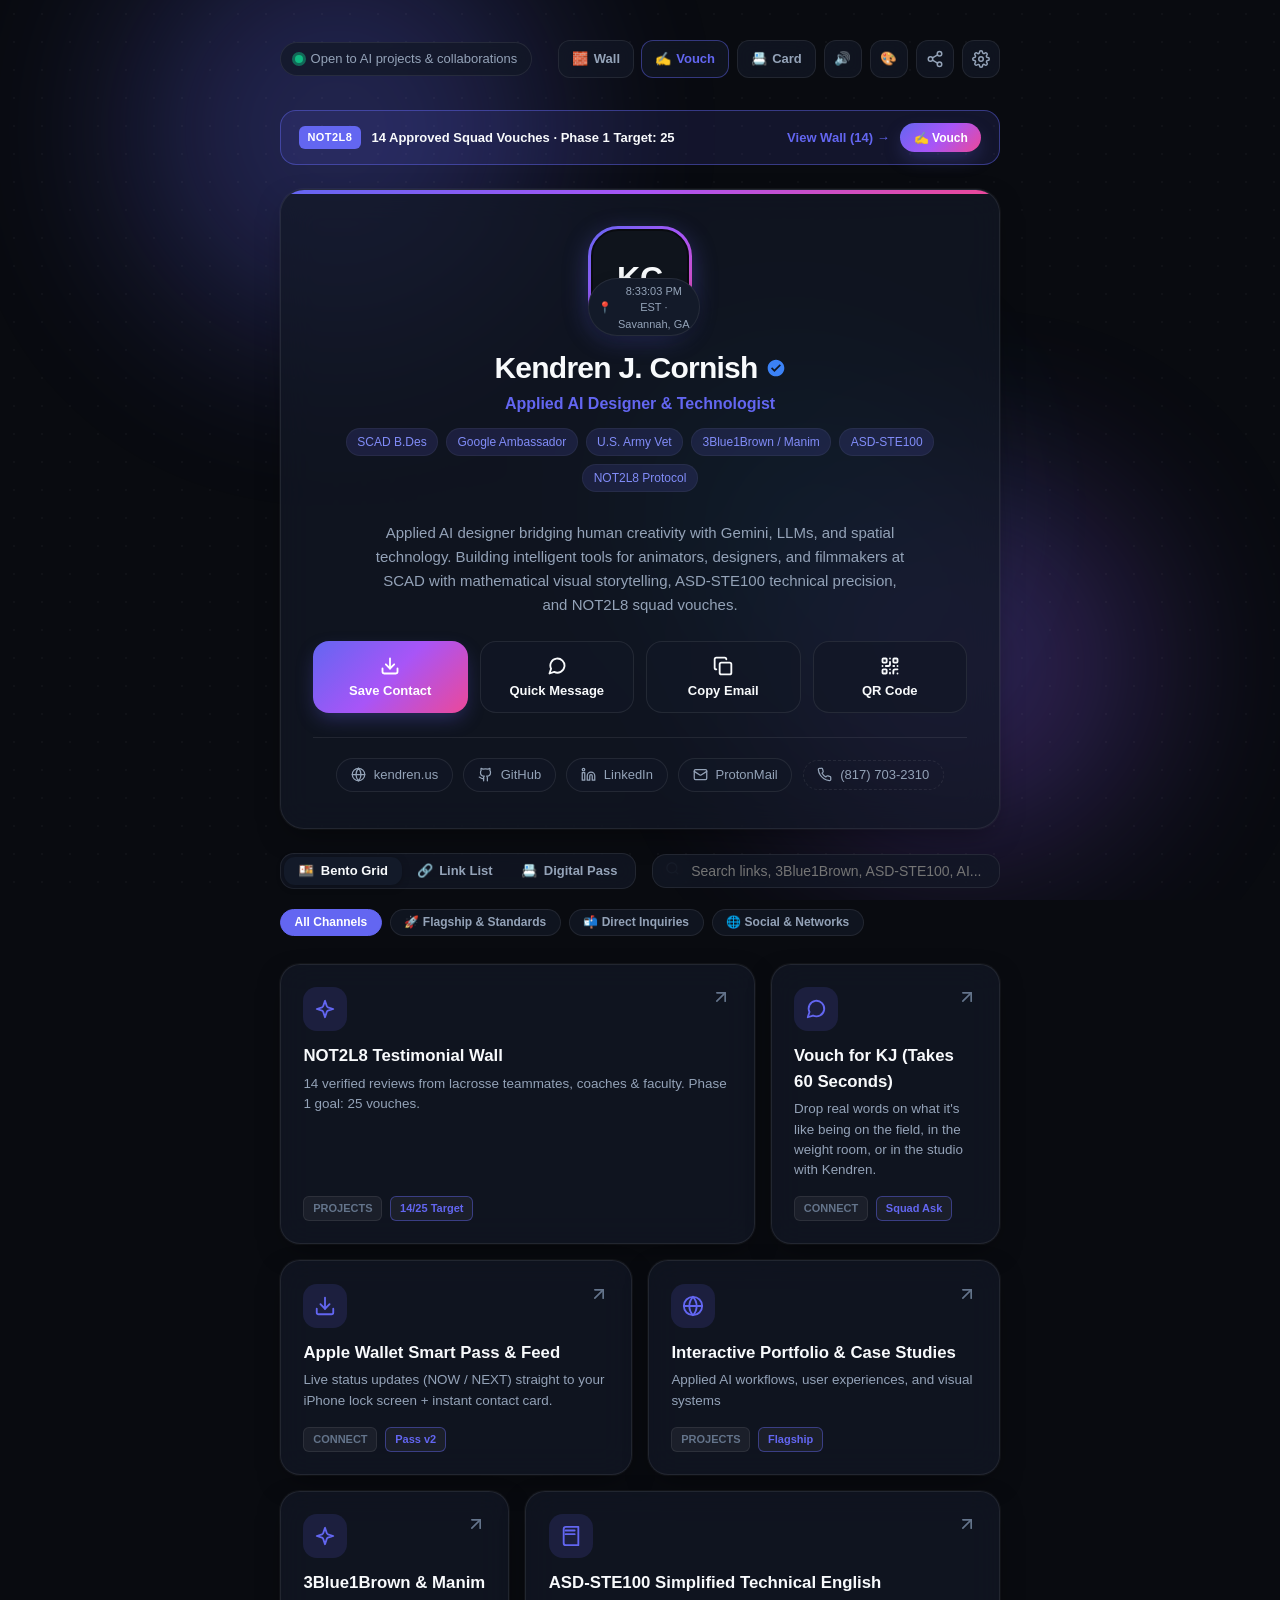
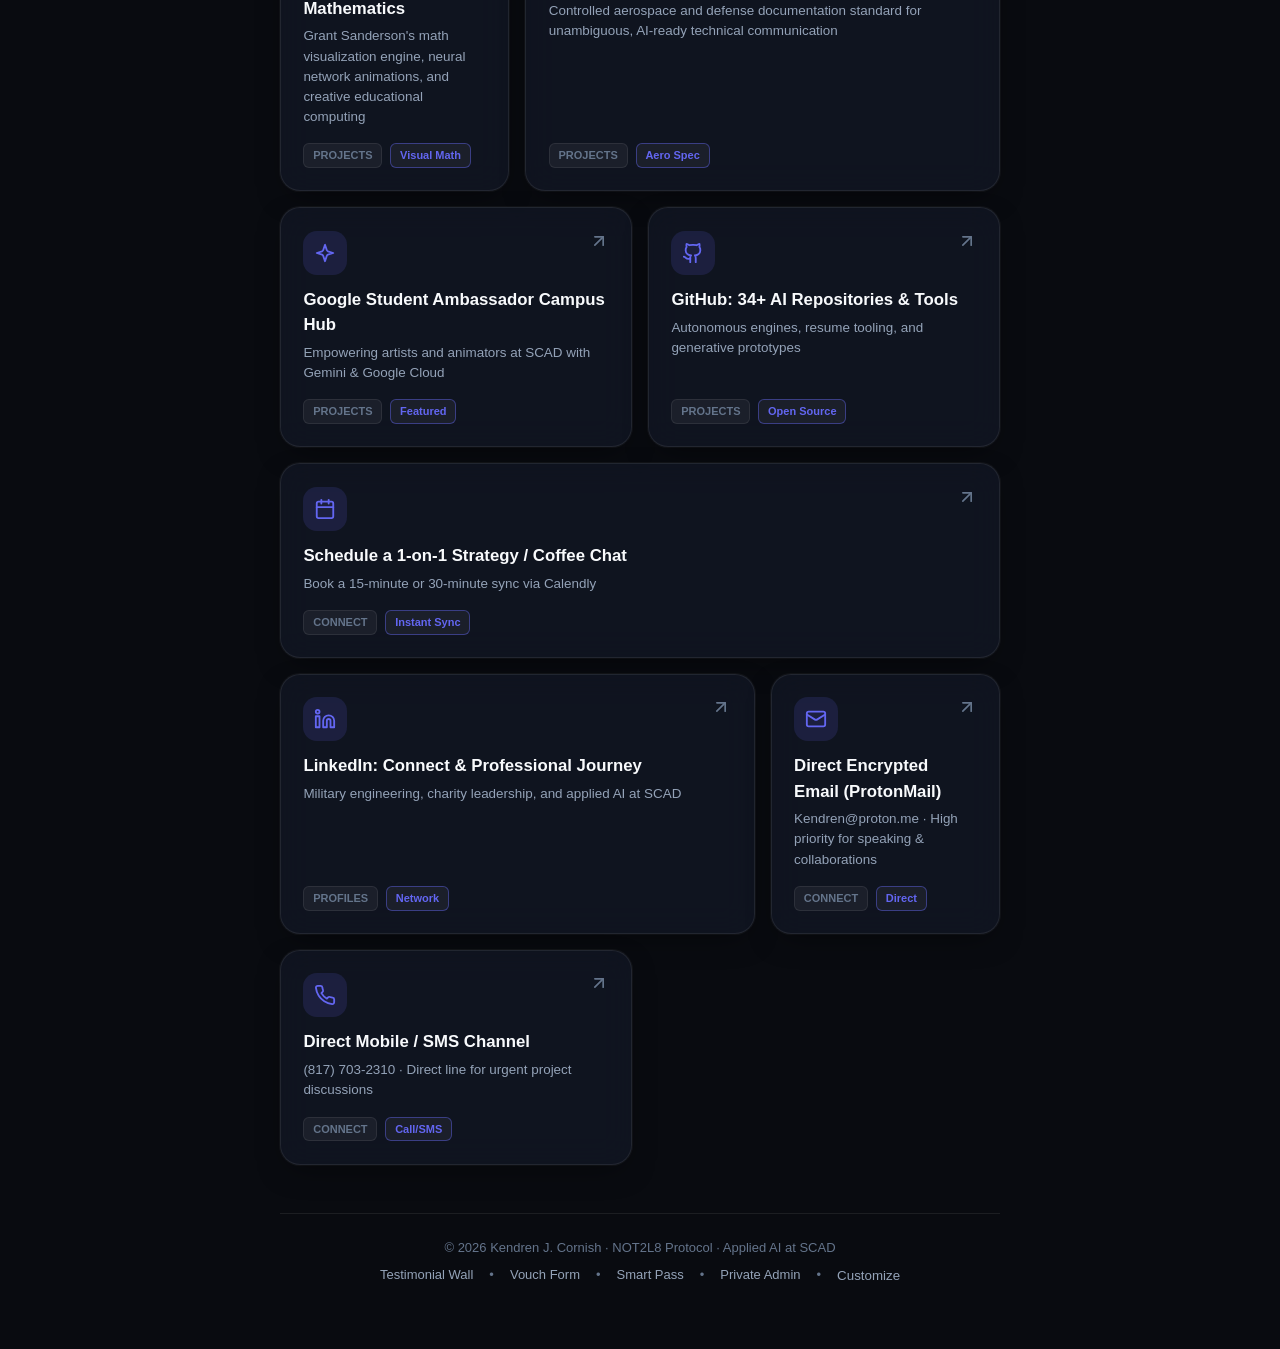
<file: index.html>
<!DOCTYPE html>
<html lang="en">
<head>
  <meta charset="UTF-8">
  <meta name="viewport" content="width=device-width, initial-scale=1.0, maximum-scale=1.0, user-scalable=no">
  <title>Kendren J. Cornish | Ultimate Contact Link Hub</title>
  <meta name="description" content="Applied AI Designer & Technologist at SCAD. Connect, view featured AI projects, schedule a call, or save digital vCard.">
  <meta name="theme-color" content="#090b10">
  
  <!-- Open Graph / Social Sharing Meta -->
  <meta property="og:type" content="website">
  <meta property="og:title" content="Kendren J. Cornish | Ultimate Contact Link Hub">
  <meta property="og:description" content="Applied AI Designer & Technologist at SCAD. Connect, view featured AI projects, 3Blue1Brown visualizations, ASD-STE100 technical documentation, or save contact info directly.">
  <meta property="og:url" content="https://kendren.us">
  
  <link rel="stylesheet" href="style.css">
</head>
<body>

  <!-- Ambient Dynamic Lighting & Grid -->
  <div class="ambient-bg">
    <div class="ambient-orb ambient-orb-1"></div>
    <div class="ambient-orb ambient-orb-2"></div>
    <div class="ambient-orb ambient-orb-3"></div>
  </div>
  <div class="grid-overlay"></div>

  <!-- Confetti Canvas -->
  <canvas id="confetti-canvas"></canvas>

  <!-- Floating Toast Notifications -->
  <div id="toast-container" class="toast-container"></div>

  <!-- Main Container -->
  <main class="page-container">

    <!-- Top Navigation & Controls -->
    <header class="top-nav">
      <div class="brand-pill">
        <span class="status-dot-pulse"></span>
        <span id="profile-status-text">Open to AI projects & collaborations</span>
      </div>

      <div class="nav-actions">
        <a href="/wall" class="icon-btn" title="Testimonial Wall" style="width: auto; padding: 0 0.8rem; font-size: 0.8125rem; font-weight: 700; text-decoration: none; display: flex; align-items: center; gap: 0.35rem;">
          <span>🧱</span> Wall
        </a>
        <a href="/vouch" class="icon-btn" title="Vouch for KJ" style="width: auto; padding: 0 0.8rem; font-size: 0.8125rem; font-weight: 700; text-decoration: none; display: flex; align-items: center; gap: 0.35rem; color: var(--accent-primary); border-color: var(--border-hover);">
          <span>✍️</span> Vouch
        </a>
        <a href="/card" class="icon-btn" title="Smart Card Pass" style="width: auto; padding: 0 0.8rem; font-size: 0.8125rem; font-weight: 700; text-decoration: none; display: flex; align-items: center; gap: 0.35rem;">
          <span>📇</span> Card
        </a>
        <button id="sound-toggle-btn" class="icon-btn" onclick="toggleSound()" title="Toggle Sound Feedback">
          🔊
        </button>
        <button class="icon-btn" onclick="cycleTheme()" title="Switch Visual Theme">
          🎨
        </button>
        <button class="icon-btn" onclick="shareCurrentUrl()" title="Share Link">
          <svg width="18" height="18" viewBox="0 0 24 24" fill="none" stroke="currentColor" stroke-width="2" stroke-linecap="round" stroke-linejoin="round"><circle cx="18" cy="5" r="3"/><circle cx="6" cy="12" r="3"/><circle cx="18" cy="19" r="3"/><line x1="8.59" x2="15.42" y1="13.51" y2="17.49"/><line x1="15.41" x2="8.59" y1="6.51" y2="10.49"/></svg>
        </button>
        <button class="icon-btn" onclick="openCustomizer()" title="Customize Page">
          <svg width="18" height="18" viewBox="0 0 24 24" fill="none" stroke="currentColor" stroke-width="2" stroke-linecap="round" stroke-linejoin="round"><circle cx="12" cy="12" r="3"/><path d="M19.4 15a1.65 1.65 0 0 0 .33 1.82l.06.06a2 2 0 0 1 0 2.83 2 2 0 0 1-2.83 0l-.06-.06a1.65 1.65 0 0 0-1.82-.33 1.65 1.65 0 0 0-1 1.51V21a2 2 0 0 1-2 2 2 2 0 0 1-2-2v-.09A1.65 1.65 0 0 0 9 19.4a1.65 1.65 0 0 0-1.82.33l-.06.06a2 2 0 0 1-2.83 0 2 2 0 0 1 0-2.83l.06-.06a1.65 1.65 0 0 0 .33-1.82 1.65 1.65 0 0 0-1.51-1H3a2 2 0 0 1-2-2 2 2 0 0 1 2-2h.09A1.65 1.65 0 0 0 4.6 9a1.65 1.65 0 0 0-.33-1.82l-.06-.06a2 2 0 0 1 0-2.83 2 2 0 0 1 2.83 0l.06.06a1.65 1.65 0 0 0 1.82.33H9a1.65 1.65 0 0 0 1-1.51V3a2 2 0 0 1 2-2 2 2 0 0 1 2 2v.09a1.65 1.65 0 0 0 1 1.51 1.65 1.65 0 0 0 1.82-.33l.06-.06a2 2 0 0 1 2.83 0 2 2 0 0 1 0 2.83l-.06.06a1.65 1.65 0 0 0-.33 1.82V9a1.65 1.65 0 0 0 1.51 1H21a2 2 0 0 1 2 2 2 2 0 0 1-2 2h-.09a1.65 1.65 0 0 0-1.51 1z"/></svg>
        </button>
      </div>
    </header>

    <!-- NOT2L8 Protocol Active Banner -->
    <div style="background: rgba(99, 102, 241, 0.12); border: 1px solid var(--border-hover); border-radius: 16px; padding: 0.75rem 1.1rem; margin-bottom: 1.5rem; display: flex; align-items: center; justify-content: space-between; gap: 0.75rem; flex-wrap: wrap;">
      <div style="display: flex; align-items: center; gap: 0.65rem; font-size: 0.8125rem;">
        <span style="background: var(--accent-primary); color: #fff; font-size: 0.6875rem; font-weight: 800; padding: 0.2rem 0.55rem; border-radius: 6px; letter-spacing: 0.04em;">NOT2L8</span>
        <span style="color: var(--text-primary); font-weight: 600;">14 Approved Squad Vouches · Phase 1 Target: 25</span>
      </div>
      <div style="display: flex; align-items: center; gap: 0.65rem;">
        <a href="/wall" style="font-size: 0.8125rem; color: var(--accent-primary); font-weight: 700; text-decoration: none;">View Wall (14) →</a>
        <a href="/vouch" class="cta-button primary" style="width: auto; padding: 0.35rem 0.85rem; border-radius: 9999px; font-size: 0.75rem; font-weight: 700; text-decoration: none;">✍️ Vouch</a>
      </div>
    </div>

    <!-- Hero Card Profile Hub -->
    <section class="hero-card">
      <div class="hero-header">
        <div class="avatar-wrapper">
          <div class="avatar-frame" id="avatar-container">
            <div class="avatar-fallback">KC</div>
          </div>
          <div class="badge-location-time">
            <span>📍</span>
            <span id="live-clock">Loading live time...</span>
          </div>
        </div>

        <div class="hero-identity">
          <h1 class="profile-name" id="profile-name">
            Kendren J. Cornish
            <span class="verified-badge" title="Verified Identity">
              <svg width="20" height="20" viewBox="0 0 24 24" fill="currentColor"><path d="M12 2C6.5 2 2 6.5 2 12s4.5 10 10 10 10-4.5 10-10S17.5 2 12 2zm-1.9 14.7l-4.1-4.1 1.4-1.4 2.7 2.7 6.4-6.4 1.4 1.4-7.8 7.8z"/></svg>
            </span>
          </h1>
          <p class="profile-title" id="profile-title">Applied AI Designer & Technologist</p>
          <div class="profile-badges" id="profile-badges">
            <span class="chip">SCAD B.Des</span>
            <span class="chip">Google Ambassador</span>
            <span class="chip">U.S. Army Vet</span>
            <span class="chip">3Blue1Brown / Manim</span>
            <span class="chip">ASD-STE100 Spec</span>
            <span class="chip" style="color: var(--accent-primary); border-color: var(--border-hover);">NOT2L8 Protocol</span>
          </div>
        </div>

        <p class="profile-bio" id="profile-bio">
          Applied AI designer bridging human creativity with Gemini, LLMs, and spatial technology. Building intelligent tools for animators, designers, and filmmakers at SCAD with mathematical visual storytelling and ASD-STE100 technical precision.
        </p>

        <!-- Direct Action Superpower Grid -->
        <div class="action-grid">
          <button id="btn-save-vcard" class="cta-button primary" title="Download iOS / Android vCard contact file">
            <svg width="20" height="20" viewBox="0 0 24 24" fill="none" stroke="currentColor" stroke-width="2.2" stroke-linecap="round" stroke-linejoin="round"><path d="M21 15v4a2 2 0 0 1-2 2H5a2 2 0 0 1-2-2v-4"/><polyline points="7 10 12 15 17 10"/><line x1="12" x2="12" y1="15" y2="3"/></svg>
            <span>Save Contact</span>
          </button>

          <button id="btn-open-msg" class="cta-button" title="Send a direct message">
            <svg width="20" height="20" viewBox="0 0 24 24" fill="none" stroke="currentColor" stroke-width="2.2" stroke-linecap="round" stroke-linejoin="round"><path d="m3 21 1.9-5.7a8.5 8.5 0 1 1 3.8 3.8z"/></svg>
            <span>Quick Message</span>
          </button>

          <button id="btn-copy-email" class="cta-button" title="Copy Kendren@proton.me to clipboard">
            <svg width="20" height="20" viewBox="0 0 24 24" fill="none" stroke="currentColor" stroke-width="2.2" stroke-linecap="round" stroke-linejoin="round"><rect width="14" height="14" x="8" y="8" rx="2" ry="2"/><path d="M4 16c-1.1 0-2-.9-2-2V4c0-1.1.9-2 2-2h10c1.1 0 2 .9 2 2"/></svg>
            <span>Copy Email</span>
          </button>

          <button id="btn-open-qr" class="cta-button" title="Open QR Code to share in person">
            <svg width="20" height="20" viewBox="0 0 24 24" fill="none" stroke="currentColor" stroke-width="2.2" stroke-linecap="round" stroke-linejoin="round"><rect width="5" height="5" x="3" y="3" rx="1"/><rect width="5" height="5" x="16" y="3" rx="1"/><rect width="5" height="5" x="3" y="16" rx="1"/><path d="M21 16h-3a2 2 0 0 0-2 2v3"/><path d="M21 21v.01"/><path d="M12 7v3a2 2 0 0 1-2 2H7"/><path d="M3 12h.01"/><path d="M12 3h.01"/><path d="M12 16v.01"/><path d="M16 12h1"/><path d="M21 12v.01"/><path d="M12 21v-1"/></svg>
            <span>QR Code</span>
          </button>
        </div>

        <!-- Social Pills Tray -->
        <div class="social-tray">
          <a href="https://kendren.us" target="_blank" rel="noopener noreferrer" class="social-pill" onclick="sounds.playPop()">
            <svg width="15" height="15" viewBox="0 0 24 24" fill="none" stroke="currentColor" stroke-width="2" stroke-linecap="round" stroke-linejoin="round"><circle cx="12" cy="12" r="10"/><path d="M12 2a14.5 14.5 0 0 0 0 20 14.5 14.5 0 0 0 0-20"/><path d="M2 12h20"/></svg>
            <span>kendren.us</span>
          </a>
          <a href="https://github.com/cornishlikeadam" target="_blank" rel="noopener noreferrer" class="social-pill" onclick="sounds.playPop()">
            <svg width="15" height="15" viewBox="0 0 24 24" fill="none" stroke="currentColor" stroke-width="2" stroke-linecap="round" stroke-linejoin="round"><path d="M15 22v-4a4.8 4.8 0 0 0-1-3.5c3 0 6-2 6-5.5.08-1.25-.27-2.48-1-3.5.28-1.15.28-2.35 0-3.5 0 0-1 0-3 1.5-2.64-.5-5.36-.5-8 0C6 2 5 2 5 2c-.3 1.15-.3 2.35 0 3.5A5.403 5.403 0 0 0 4 9c0 3.5 3 5.5 6 5.5-.39.49-.68 1.05-.85 1.65-.17.6-.22 1.23-.15 1.85v4"/><path d="M9 18c-4.51 2-5-2-7-2"/></svg>
            <span>GitHub</span>
          </a>
          <a href="https://linkedin.com/in/kendren-cornish" target="_blank" rel="noopener noreferrer" class="social-pill" onclick="sounds.playPop()">
            <svg width="15" height="15" viewBox="0 0 24 24" fill="none" stroke="currentColor" stroke-width="2" stroke-linecap="round" stroke-linejoin="round"><path d="M16 8a6 6 0 0 1 6 6v7h-4v-7a2 2 0 0 0-2-2 2 2 0 0 0-2 2v7h-4v-7a6 6 0 0 1 6-6z"/><rect width="4" height="12" x="2" y="9"/><circle cx="4" cy="4" r="2"/></svg>
            <span>LinkedIn</span>
          </a>
          <a href="mailto:Kendren@proton.me" class="social-pill" onclick="sounds.playPop()">
            <svg width="15" height="15" viewBox="0 0 24 24" fill="none" stroke="currentColor" stroke-width="2" stroke-linecap="round" stroke-linejoin="round"><rect width="20" height="16" x="2" y="4" rx="2"/><path d="m22 7-8.97 5.7a1.94 1.94 0 0 1-2.06 0L2 7"/></svg>
            <span>ProtonMail</span>
          </a>
          <button id="btn-copy-phone" class="social-pill" style="cursor: pointer; background: transparent; border: 1px dashed var(--border-color);">
            <svg width="15" height="15" viewBox="0 0 24 24" fill="none" stroke="currentColor" stroke-width="2" stroke-linecap="round" stroke-linejoin="round"><path d="M22 16.92v3a2 2 0 0 1-2.18 2 19.79 19.79 0 0 1-8.63-3.07 19.5 19.5 0 0 1-6-6 19.79 19.79 0 0 1-3.07-8.67A2 2 0 0 1 4.11 2h3a2 2 0 0 1 2 1.72 12.84 12.84 0 0 0 .7 2.81 2 2 0 0 1-.45 2.11L8.09 9.91a16 16 0 0 0 6 6l1.27-1.27a2 2 0 0 1 2.11-.45 12.84 12.84 0 0 0 2.81.7A2 2 0 0 1 22 16.92z"/></svg>
            <span>(817) 703-2310</span>
          </button>
        </div>
      </div>
    </section>

    <!-- Controls Bar: View Modes & Search -->
    <div class="controls-bar">
      <div class="view-tabs">
        <button id="tab-bento" class="view-tab active">
          <span>🍱</span> Bento Grid
        </button>
        <button id="tab-links" class="view-tab">
          <span>🔗</span> Link List
        </button>
        <button id="tab-vcard" class="view-tab">
          <span>📇</span> Digital Pass
        </button>
      </div>

      <div class="search-box">
        <span class="search-icon">
          <svg width="15" height="15" viewBox="0 0 24 24" fill="none" stroke="currentColor" stroke-width="2"><circle cx="11" cy="11" r="8"/><path d="m21 21-4.3-4.3"/></svg>
        </span>
        <input type="text" id="search-input" class="search-input" placeholder="Search links, 3Blue1Brown, ASD-STE100, AI...">
      </div>
    </div>

    <!-- Category Filter Chips -->
    <div class="category-filters">
      <button class="filter-chip active" data-category="all">All Channels</button>
      <button class="filter-chip" data-category="projects">🚀 Flagship & Standards</button>
      <button class="filter-chip" data-category="connect">📬 Direct Inquiries</button>
      <button class="filter-chip" data-category="profiles">🌐 Social & Networks</button>
    </div>

    <!-- VIEW 1: Bento Grid Container -->
    <section id="bento-view" class="bento-grid"></section>

    <!-- VIEW 2: Links List Container -->
    <section id="links-view" class="links-list" style="display: none;"></section>

    <!-- VIEW 3: Digital Wallet vCard Container -->
    <section id="vcard-view" class="vcard-view-container" style="display: none;">
      <div class="wallet-card">
        <div class="wallet-card-chip"></div>
        <h2 class="wallet-card-name" id="wallet-name">Kendren J. Cornish</h2>
        <div class="wallet-card-sub" id="wallet-title">Applied AI Designer & Technologist</div>
        <div class="wallet-card-details" id="wallet-details-box"></div>
        <div class="wallet-actions">
          <button id="wallet-download-btn" class="btn-primary-block">
            <svg width="18" height="18" viewBox="0 0 24 24" fill="none" stroke="currentColor" stroke-width="2.2"><path d="M21 15v4a2 2 0 0 1-2 2H5a2 2 0 0 1-2-2v-4"/><polyline points="7 10 12 15 17 10"/><line x1="12" x2="12" y1="15" y2="3"/></svg>
            Save to Contacts (.vcf)
          </button>
        </div>
      </div>
    </section>

    <!-- Footer -->
    <footer class="page-footer">
      <p>© 2026 Kendren J. Cornish · NOT2L8 Protocol · Applied AI at SCAD</p>
      <div class="footer-meta">
        <a href="/wall" class="footer-link">Testimonial Wall</a>
        <span>•</span>
        <a href="/vouch" class="footer-link">Vouch Form</a>
        <span>•</span>
        <a href="/card" class="footer-link">Smart Pass</a>
        <span>•</span>
        <a href="/admin" class="footer-link">Private Admin</a>
        <span>•</span>
        <button class="footer-link" style="background:none; border:none; cursor:pointer;" onclick="openCustomizer()">Customize</button>
      </div>
    </footer>

  </main>

  <!-- =======================================================================
       MODAL 1: QR CODE SHARE
       ======================================================================= -->
  <div id="qr-modal" class="modal-overlay">
    <div class="modal-content">
      <button class="modal-close-btn" onclick="closeQrModal()">✕</button>
      <h3 class="modal-title">Scan & Share Contact</h3>
      <p class="modal-sub">Scan with any mobile camera to view this contact page instantly.</p>

      <div class="qr-display-box" id="qr-canvas-wrapper"></div>

      <div class="qr-link-copy">
        <span style="overflow: hidden; text-overflow: ellipsis; white-space: nowrap; flex: 1;" id="qr-url-text">https://kendren.us</span>
        <button class="icon-btn" style="width: 32px; height: 32px;" onclick="copyToClipboard(document.getElementById('qr-url-text').textContent, 'URL copied!')" title="Copy URL">
          <svg width="14" height="14" viewBox="0 0 24 24" fill="none" stroke="currentColor" stroke-width="2"><rect width="14" height="14" x="8" y="8" rx="2" ry="2"/><path d="M4 16c-1.1 0-2-.9-2-2V4c0-1.1.9-2 2-2h10c1.1 0 2 .9 2 2"/></svg>
        </button>
      </div>

      <button class="btn-primary-block" onclick="downloadQrImage()">
        <svg width="18" height="18" viewBox="0 0 24 24" fill="none" stroke="currentColor" stroke-width="2"><path d="M21 15v4a2 2 0 0 1-2 2H5a2 2 0 0 1-2-2v-4"/><polyline points="7 10 12 15 17 10"/><line x1="12" x2="12" y1="15" y2="3"/></svg>
        Download QR Code Image
      </button>
      <button class="btn-secondary-block" onclick="shareCurrentUrl()">
        Share via Mobile Sheet
      </button>
    </div>
  </div>

  <!-- =======================================================================
       MODAL 2: DIRECT QUICK MESSAGE
       ======================================================================= -->
  <div id="message-modal" class="modal-overlay">
    <div class="modal-content">
      <button class="modal-close-btn" onclick="closeMessageModal()">✕</button>
      <h3 class="modal-title">Send a Direct Message</h3>
      <p class="modal-sub">Send an inquiry directly to Kendren's priority ProtonMail inbox.</p>

      <form id="quick-message-form">
        <div class="form-group">
          <label class="form-label" for="msg-sender-name">Your Name</label>
          <input type="text" id="msg-sender-name" class="form-input" placeholder="e.g. Maya Chen" required>
        </div>

        <div class="form-group">
          <label class="form-label" for="msg-sender-email">Your Email Address</label>
          <input type="email" id="msg-sender-email" class="form-input" placeholder="e.g. maya@domain.com" required>
        </div>

        <div class="form-group">
          <label class="form-label" for="msg-topic">Topic / Purpose</label>
          <select id="msg-topic" class="form-select">
            <option value="AI Collaboration / Freelance Project">AI Collaboration / Freelance Project</option>
            <option value="Google Student Ambassador Inquiry">Google Student Ambassador Inquiry</option>
            <option value="3Blue1Brown / Mathematical Animation">3Blue1Brown / Mathematical Animation</option>
            <option value="ASD-STE100 & Technical Documentation">ASD-STE100 & Technical Documentation</option>
            <option value="Speaking, Workshop, or Panel">Speaking, Workshop, or Panel</option>
            <option value="Coffee Chat / General Networking">Coffee Chat / General Networking</option>
          </select>
        </div>

        <div class="form-group">
          <label class="form-label" for="msg-text">Message Note</label>
          <textarea id="msg-text" class="form-textarea" placeholder="Tell Kendren about your project, timeline, or idea..." required></textarea>
        </div>

        <button type="submit" class="btn-primary-block">
          <svg width="18" height="18" viewBox="0 0 24 24" fill="none" stroke="currentColor" stroke-width="2"><line x1="22" y1="2" x2="11" y2="13"/><polygon points="22 2 15 22 11 13 2 9 22 2"/></svg>
          Send via Email Client
        </button>

        <button type="button" class="btn-secondary-block" onclick="copyMessageDraft()">
          Copy Message Draft Instead
        </button>
      </form>
    </div>
  </div>

  <!-- =======================================================================
       DRAWER: IN-PAGE LIVE CUSTOMIZER & EXPORTER
       ======================================================================= -->
  <div id="customizer-drawer" class="drawer-overlay">
    <div class="drawer-panel">
      <div class="drawer-header">
        <h3 style="font-size: 1.15rem; font-weight: 700;">⚙️ Profile Customizer</h3>
        <button class="modal-close-btn" onclick="closeCustomizer()" style="position: static;">✕</button>
      </div>

      <div class="drawer-body">
        <p style="font-size: 0.8125rem; color: var(--text-muted); margin-bottom: 1.25rem;">
          Edit any field below to customize your landing page in real time. All changes are saved automatically to local storage.
        </p>

        <div class="form-group">
          <label class="form-label">Full Name</label>
          <input type="text" id="cust-name" class="form-input">
        </div>

        <div class="form-group">
          <label class="form-label">Professional Title</label>
          <input type="text" id="cust-title" class="form-input">
        </div>

        <div class="form-group">
          <label class="form-label">Status Text</label>
          <input type="text" id="cust-status" class="form-input">
        </div>

        <div class="form-group">
          <label class="form-label">Badges (comma separated)</label>
          <input type="text" id="cust-badges" class="form-input">
        </div>

        <div class="form-group">
          <label class="form-label">Bio Description</label>
          <textarea id="cust-bio" class="form-textarea"></textarea>
        </div>

        <div class="form-group">
          <label class="form-label">Location</label>
          <input type="text" id="cust-location" class="form-input">
        </div>

        <div class="form-group">
          <label class="form-label">Email Address</label>
          <input type="email" id="cust-email" class="form-input">
        </div>

        <div class="form-group">
          <label class="form-label">Phone Number</label>
          <input type="text" id="cust-phone" class="form-input">
        </div>

        <div class="form-group">
          <label class="form-label">Personal Website URL</label>
          <input type="url" id="cust-website" class="form-input">
        </div>

        <div class="form-group">
          <label class="form-label">Avatar Image URL (Leave blank for initials)</label>
          <input type="text" id="cust-avatar" class="form-input" placeholder="https://example.com/photo.jpg">
        </div>

        <div class="form-group">
          <label class="form-label">Visual Theme</label>
          <select id="cust-theme" class="form-select">
            <option value="obsidian-dark">Obsidian Dark (Default)</option>
            <option value="studio-light">Studio Light (Minimalist)</option>
            <option value="cyber-violet">Cyber Violet (Electric)</option>
            <option value="terminal-emerald">Terminal Emerald (Slate & Green)</option>
          </select>
        </div>
      </div>

      <div class="drawer-footer">
        <button class="btn-primary-block" onclick="saveCustomizer()">
          Save & Apply Changes
        </button>
        <button class="btn-secondary-block" onclick="exportCustomizedHtml()" title="Download a standalone index.html with your changes baked in">
          🚀 Export Standalone index.html
        </button>
        <button class="footer-link" style="background: none; border: none; font-size: 0.75rem; color: #ef4444; cursor: pointer; text-align: center; margin-top: 0.25rem;" onclick="resetDefaultState()">
          Reset to Factory Defaults
        </button>
      </div>
    </div>
  </div>

  <!-- QR Code Generator Library -->
  <script src="qrcode.min.js"></script>
  <!-- Application Logic -->
  <script src="app.js"></script>
</body>
</html>
</file>
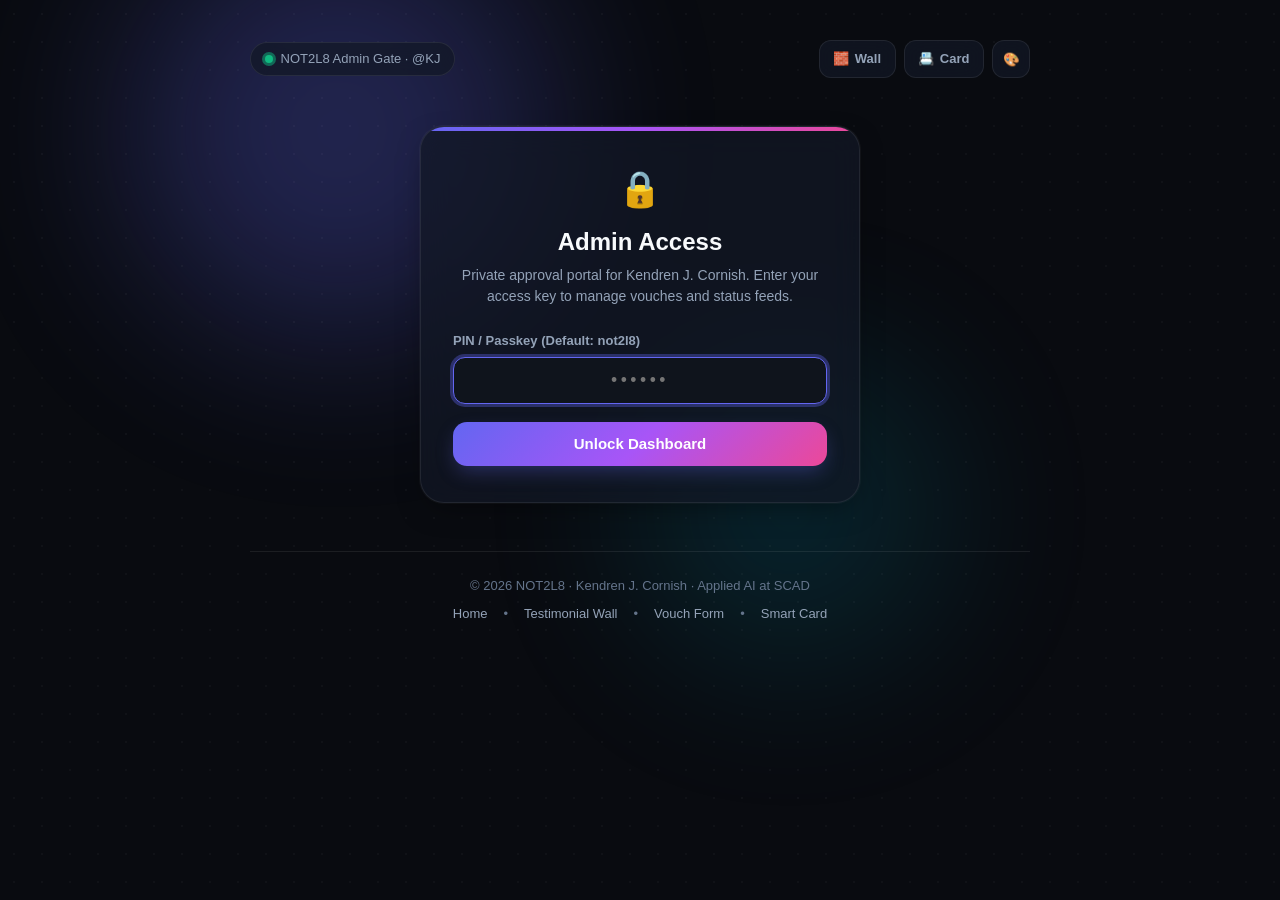
<file: admin.html>
<!DOCTYPE html>
<html lang="en">
<head>
  <meta charset="UTF-8">
  <meta name="viewport" content="width=device-width, initial-scale=1.0, maximum-scale=1.0, user-scalable=no">
  <title>Private Admin Portal | NOT2L8 Protocol (@KJ)</title>
  <meta name="description" content="Private admin dashboard for vouch approvals, pin curation, and live Apple Wallet status pushes.">
  <meta name="theme-color" content="#090b10">
  <link rel="stylesheet" href="style.css">
</head>
<body>

  <!-- Ambient Dynamic Lighting & Grid -->
  <div class="ambient-bg">
    <div class="ambient-orb ambient-orb-1"></div>
    <div class="ambient-orb ambient-orb-3"></div>
  </div>
  <div class="grid-overlay"></div>
  <canvas id="confetti-canvas"></canvas>
  <div id="toast-container" class="toast-container"></div>

  <main class="page-container" style="max-width: 820px;">

    <!-- Top Navigation -->
    <header class="top-nav">
      <a href="/" class="brand-pill" style="text-decoration: none;">
        <span class="status-dot-pulse"></span>
        <span>NOT2L8 Admin Gate · @KJ</span>
      </a>

      <div class="nav-actions">
        <a href="/wall" class="icon-btn" title="View Wall" style="width: auto; padding: 0 0.85rem; gap: 0.35rem; font-size: 0.8125rem; font-weight: 600; text-decoration: none;">
          <span>🧱</span> Wall
        </a>
        <a href="/card" class="icon-btn" title="Smart Card" style="width: auto; padding: 0 0.85rem; gap: 0.35rem; font-size: 0.8125rem; font-weight: 600; text-decoration: none;">
          <span>📇</span> Card
        </a>
        <button class="icon-btn" onclick="cycleTheme()" title="Switch Visual Theme">🎨</button>
      </div>
    </header>

    <!-- PIN SECURITY GATE -->
    <div id="login-screen" class="hero-card" style="max-width: 440px; margin: 3rem auto; text-align: center;">
      <div style="font-size: 2.2rem; margin-bottom: 0.5rem;">🔒</div>
      <h2 style="font-size: 1.5rem; font-weight: 800; margin-bottom: 0.35rem;">Admin Access</h2>
      <p style="font-size: 0.875rem; color: var(--text-secondary); margin-bottom: 1.5rem;">
        Private approval portal for Kendren J. Cornish. Enter your access key to manage vouches and status feeds.
      </p>

      <form onsubmit="handleAdminLogin(event)">
        <div class="form-group" style="text-align: left;">
          <label class="form-label">PIN / Passkey (Default: not2l8)</label>
          <input type="password" id="admin-pin-input" class="form-input" placeholder="••••••" required autofocus style="text-align: center; letter-spacing: 0.2em; font-size: 1.1rem;">
        </div>

        <button type="submit" class="btn-primary-block" style="margin-top: 1rem;">
          Unlock Dashboard
        </button>
      </form>
    </div>

    <!-- AUTHENTICATED ADMIN DASHBOARD -->
    <div id="admin-dashboard" style="display: none;">

      <!-- Header & Quick Metrics -->
      <section class="hero-card" style="padding: 1.75rem; margin-bottom: 1.5rem;">
        <div style="display: flex; justify-content: space-between; align-items: flex-start; flex-wrap: wrap; gap: 1rem; margin-bottom: 1.25rem;">
          <div>
            <div style="font-size: 0.75rem; font-weight: 700; color: var(--accent-primary); text-transform: uppercase; letter-spacing: 0.05em; margin-bottom: 0.25rem;">
              NOT2L8 Command Center
            </div>
            <h1 style="font-size: 1.75rem; font-weight: 800; line-height: 1.2;">
              Approvals & Live Status Engine
            </h1>
          </div>
          <button onclick="logoutAdmin()" class="icon-btn" style="width: auto; padding: 0 0.85rem; font-size: 0.75rem; font-weight: 600;">
            Log Out ✕
          </button>
        </div>

        <div style="display: grid; grid-template-columns: repeat(4, 1fr); gap: 0.75rem;">
          <div style="background: var(--bg-secondary); padding: 0.85rem; border-radius: 14px; border: 1px solid var(--border-color); text-align: center;">
            <div style="font-size: 0.6875rem; color: var(--text-muted); font-weight: 600;">APPROVED</div>
            <div id="stat-approved" style="font-size: 1.5rem; font-weight: 800; color: var(--success); font-family: var(--font-mono);">14</div>
          </div>
          <div style="background: var(--bg-secondary); padding: 0.85rem; border-radius: 14px; border: 1px solid var(--border-color); text-align: center;">
            <div style="font-size: 0.6875rem; color: var(--text-muted); font-weight: 600;">PENDING</div>
            <div id="stat-pending" style="font-size: 1.5rem; font-weight: 800; color: #f59e0b; font-family: var(--font-mono);">0</div>
          </div>
          <div style="background: var(--bg-secondary); padding: 0.85rem; border-radius: 14px; border: 1px solid var(--border-color); text-align: center;">
            <div style="font-size: 0.6875rem; color: var(--text-muted); font-weight: 600;">TARGET</div>
            <div style="font-size: 1.5rem; font-weight: 800; color: var(--accent-primary); font-family: var(--font-mono);">25</div>
          </div>
          <div style="background: var(--bg-secondary); padding: 0.85rem; border-radius: 14px; border: 1px solid var(--border-color); text-align: center;">
            <div style="font-size: 0.6875rem; color: var(--text-muted); font-weight: 600;">INSIDERS</div>
            <div style="font-size: 1.5rem; font-weight: 800; color: #3b82f6; font-family: var(--font-mono);">42</div>
          </div>
        </div>
      </section>

      <!-- SECTION 1: LIVE STATUS COMPOSER & PASS PUSH ENGINE (Phase 3 spec) -->
      <section class="hero-card" style="padding: 1.75rem; margin-bottom: 1.5rem;">
        <div style="font-size: 0.75rem; font-weight: 700; color: var(--accent-primary); text-transform: uppercase; letter-spacing: 0.05em; margin-bottom: 0.35rem;">
          Apple Wallet & Widget Feeds
        </div>
        <h2 style="font-size: 1.35rem; font-weight: 800; margin-bottom: 0.75rem;">
          Live Status Composer
        </h2>
        <p style="font-size: 0.875rem; color: var(--text-secondary); margin-bottom: 1.25rem;">
          Updating this pushes real-time lock screen notifications to followers with your Apple Wallet pass and refreshes your iOS Scriptable widget.
        </p>

        <form onsubmit="handleStatusPush(event)">
          <div style="display: grid; grid-template-columns: 1fr 2fr; gap: 0.85rem; margin-bottom: 1rem;">
            <div class="form-group" style="margin-bottom: 0;">
              <label class="form-label">Status Tag</label>
              <select id="status-tag-input" class="form-select">
                <option value="🟢 IN THE LAB">🟢 IN THE LAB</option>
                <option value="🔴 PRACTICE">🔴 PRACTICE</option>
                <option value="🟣 BUILDING">🟣 BUILDING</option>
                <option value="🟡 TRAVELING">🟡 TRAVELING</option>
                <option value="🔵 RESEARCHING">🔵 RESEARCHING</option>
              </select>
            </div>

            <div class="form-group" style="margin-bottom: 0;">
              <label class="form-label">NOW (What KJ is doing this week)</label>
              <input type="text" id="status-now-input" class="form-input" value="SCAD Creative AI Campus Hub & Gemini Workshops" required>
            </div>
          </div>

          <div class="form-group">
            <label class="form-label">NEXT (Upcoming project or sprint)</label>
            <input type="text" id="status-next-input" class="form-input" value="Remotion & Manim Mathematical Animation Engine" required>
          </div>

          <div class="form-group">
            <label class="form-label">Push Notification Message (Appears on Pass Holder Lock Screens)</label>
            <input type="text" id="status-push-msg" class="form-input" value="Vouch milestone: 14 approved reviews on the wall. Drop yours today!" required>
          </div>

          <div style="display: flex; gap: 0.75rem; flex-wrap: wrap;">
            <button type="submit" class="btn-primary-block" style="flex: 1;">
              <span>🚀 Push Status Update to Passes & Widget</span>
            </button>
            <a href="/scriptable-widget.js" download="kj-status-widget.js" class="btn-secondary-block" style="width: auto; padding: 0.85rem 1.25rem; margin-top: 0; text-decoration: none; display: flex; align-items: center; gap: 0.4rem;">
              <span>📱 Download iOS Widget Script</span>
            </a>
          </div>
        </form>
      </section>

      <!-- SECTION 2: VOUCH MODERATION QUEUE -->
      <section class="hero-card" style="padding: 1.75rem; margin-bottom: 1.5rem;">
        <div style="display: flex; justify-content: space-between; align-items: center; margin-bottom: 1rem;">
          <h2 style="font-size: 1.35rem; font-weight: 800;">
            Pending Approvals (<span id="pending-count">0</span>)
          </h2>
          <span style="font-size: 0.75rem; color: var(--text-muted);">Non-negotiable: Nothing publishes without review</span>
        </div>

        <div id="pending-queue-container" style="display: flex; flex-direction: column; gap: 0.85rem;">
          <div style="text-align: center; padding: 2rem; color: var(--text-muted); background: var(--bg-secondary); border-radius: 14px;">
            No new vouches pending approval right now.
          </div>
        </div>
      </section>

      <!-- SECTION 3: APPROVED VOUCHES ARCHIVE -->
      <section class="hero-card" style="padding: 1.75rem;">
        <h2 style="font-size: 1.35rem; font-weight: 800; margin-bottom: 1rem;">
          Active Published Vouches (<span id="approved-count">14</span>)
        </h2>
        <div id="approved-list-container" style="display: flex; flex-direction: column; gap: 0.85rem;"></div>
      </section>

    </div>

    <!-- TYPO EDIT MODAL -->
    <div id="edit-modal" class="modal-overlay">
      <div class="modal-content">
        <button class="modal-close-btn" onclick="closeEditModal()">✕</button>
        <h3 class="modal-title">Edit Typo / Trim Quote</h3>
        <p class="modal-sub">Light trims and typo corrections allowed per spec. Do not alter original meaning.</p>

        <form onsubmit="saveEditedQuote(event)">
          <input type="hidden" id="edit-vouch-id">
          <div class="form-group">
            <label class="form-label">Review Quote</label>
            <textarea id="edit-vouch-quote" class="form-textarea" style="min-height: 140px;" required></textarea>
          </div>

          <button type="submit" class="btn-primary-block">Save Correction</button>
        </form>
      </div>
    </div>

    <!-- Footer -->
    <footer class="page-footer">
      <p>© 2026 NOT2L8 · Kendren J. Cornish · Applied AI at SCAD</p>
      <div class="footer-meta">
        <a href="/" class="footer-link">Home</a>
        <span>•</span>
        <a href="/wall" class="footer-link">Testimonial Wall</a>
        <span>•</span>
        <a href="/vouch" class="footer-link">Vouch Form</a>
        <span>•</span>
        <a href="/card" class="footer-link">Smart Card</a>
      </div>
    </footer>

  </main>

  <script src="app.js"></script>
  <script>
    const DEFAULT_PIN = "not2l8";
    let adminAuthed = false;

    function handleAdminLogin(e) {
      e.preventDefault();
      const entered = document.getElementById("admin-pin-input").value.trim();
      if (entered === DEFAULT_PIN || entered === "kjcornish" || entered === "14") {
        sounds.playSuccess();
        sessionStorage.setItem("not2l8_admin", "true");
        adminAuthed = true;
        document.getElementById("login-screen").style.display = "none";
        document.getElementById("admin-dashboard").style.display = "block";
        loadDashboardData();
        showToast("Welcome back, KJ!", "🔓");
      } else {
        sounds.playPop();
        showToast("Incorrect passkey.", "⚠️");
      }
    }

    function logoutAdmin() {
      sessionStorage.removeItem("not2l8_admin");
      location.reload();
    }

    function loadDashboardData() {
      const stored = localStorage.getItem("not2l8_vouches");
      let all = [];
      if (stored) {
        try { all = JSON.parse(stored); } catch (e) {}
      }

      const pending = all.filter(v => v.status === "pending");
      const approved = all.filter(v => v.status === "approved");
      const totalApproved = approved.length + 14; // baseline seeded

      document.getElementById("stat-approved").textContent = totalApproved;
      document.getElementById("approved-count").textContent = totalApproved;
      document.getElementById("stat-pending").textContent = pending.length;
      document.getElementById("pending-count").textContent = pending.length;

      // Render pending queue
      const pendingBox = document.getElementById("pending-queue-container");
      if (pending.length === 0) {
        pendingBox.innerHTML = `<div style="text-align: center; padding: 2rem; color: var(--text-muted); background: var(--bg-secondary); border-radius: 14px;">No new vouches pending approval right now.</div>`;
      } else {
        pendingBox.innerHTML = pending.map(v => `
          <div style="background: var(--bg-secondary); border: 1px solid var(--border-color); border-radius: 16px; padding: 1.25rem;">
            <div style="display: flex; justify-content: space-between; align-items: flex-start; margin-bottom: 0.5rem;">
              <div>
                <strong style="font-size: 1rem; color: var(--text-primary);">${v.name}</strong>
                <span class="tag-pill" style="margin-left: 0.5rem;">${v.relationship}</span>
                <div style="font-size: 0.75rem; color: var(--text-muted);">${v.role}</div>
              </div>
              <span style="font-family: var(--font-mono); font-size: 0.75rem; color: var(--accent-primary);">Vouch #${v.number}</span>
            </div>
            <div style="font-size: 0.875rem; color: var(--text-secondary); margin: 0.75rem 0; font-style: italic;">"${v.quote}"</div>
            <div style="display: flex; gap: 0.5rem; flex-wrap: wrap; margin-top: 1rem;">
              <button onclick="approveVouch('${v.id}')" style="background: var(--success); color: #fff; border: none; padding: 0.4rem 0.85rem; border-radius: 10px; font-size: 0.8125rem; font-weight: 700; cursor: pointer;">✅ Approve</button>
              <button onclick="openEditModal('${v.id}')" style="background: var(--bg-card); color: var(--text-primary); border: 1px solid var(--border-color); padding: 0.4rem 0.85rem; border-radius: 10px; font-size: 0.8125rem; font-weight: 600; cursor: pointer;">✏️ Edit Typo</button>
              <button onclick="rejectVouch('${v.id}')" style="background: transparent; color: #ef4444; border: 1px solid rgba(239, 68, 68, 0.3); padding: 0.4rem 0.85rem; border-radius: 10px; font-size: 0.8125rem; font-weight: 600; cursor: pointer;">❌ Reject</button>
            </div>
          </div>
        `).join("");
      }

      // Render approved list
      const approvedBox = document.getElementById("approved-list-container");
      approvedBox.innerHTML = `
        <div style="font-size: 0.8125rem; color: var(--text-muted); margin-bottom: 0.5rem;">
          Displaying 14 baseline seeded vouches from teammates, coaches, and campus leaders (plus ${approved.length} submitted via portal).
        </div>
      ` + approved.map(v => `
        <div style="background: var(--bg-secondary); border: 1px solid var(--border-color); border-radius: 14px; padding: 1rem; display: flex; justify-content: space-between; align-items: center;">
          <div>
            <strong>${v.name}</strong> (${v.role})
            <div style="font-size: 0.8125rem; color: var(--text-secondary); margin-top: 0.2rem;">"${v.quote.slice(0, 80)}..."</div>
          </div>
          <button onclick="unpublishVouch('${v.id}')" style="background: transparent; border: 1px solid var(--border-color); color: var(--text-muted); padding: 0.35rem 0.65rem; border-radius: 8px; font-size: 0.75rem; cursor: pointer;">Unpublish</button>
        </div>
      `).join("");
    }

    function approveVouch(id) {
      sounds.playSuccess();
      fireConfetti();
      const all = JSON.parse(localStorage.getItem("not2l8_vouches") || "[]");
      const target = all.find(v => v.id === id);
      if (target) {
        target.status = "approved";
        localStorage.setItem("not2l8_vouches", JSON.stringify(all));
        loadDashboardData();
        showToast(`Approved Vouch #${target.number}!`, "🎉");
      }
    }

    function rejectVouch(id) {
      sounds.playPop();
      let all = JSON.parse(localStorage.getItem("not2l8_vouches") || "[]");
      all = all.filter(v => v.id !== id);
      localStorage.setItem("not2l8_vouches", JSON.stringify(all));
      loadDashboardData();
      showToast("Vouch rejected and removed.", "🗑️");
    }

    function unpublishVouch(id) {
      sounds.playPop();
      const all = JSON.parse(localStorage.getItem("not2l8_vouches") || "[]");
      const target = all.find(v => v.id === id);
      if (target) {
        target.status = "pending";
        localStorage.setItem("not2l8_vouches", JSON.stringify(all));
        loadDashboardData();
        showToast("Vouch moved back to pending.", "↺");
      }
    }

    function openEditModal(id) {
      const all = JSON.parse(localStorage.getItem("not2l8_vouches") || "[]");
      const target = all.find(v => v.id === id);
      if (target) {
        document.getElementById("edit-vouch-id").value = id;
        document.getElementById("edit-vouch-quote").value = target.quote;
        document.getElementById("edit-modal").classList.add("active");
      }
    }

    function closeEditModal() {
      document.getElementById("edit-modal").classList.remove("active");
    }

    function saveEditedQuote(e) {
      e.preventDefault();
      const id = document.getElementById("edit-vouch-id").value;
      const newQuote = document.getElementById("edit-vouch-quote").value.trim();
      const all = JSON.parse(localStorage.getItem("not2l8_vouches") || "[]");
      const target = all.find(v => v.id === id);
      if (target) {
        target.quote = newQuote;
        localStorage.setItem("not2l8_vouches", JSON.stringify(all));
        closeEditModal();
        loadDashboardData();
        showToast("Quote edits saved successfully.", "✓");
      }
    }

    function handleStatusPush(e) {
      e.preventDefault();
      sounds.playSuccess();
      fireConfetti();

      const tag = document.getElementById("status-tag-input").value;
      const now = document.getElementById("status-now-input").value;
      const next = document.getElementById("status-next-input").value;
      const pushMsg = document.getElementById("status-push-msg").value;

      const liveFeed = {
        tag,
        now,
        next,
        push_message: pushMsg,
        updated_at: new Date().toISOString()
      };
      localStorage.setItem("not2l8_status_feed", JSON.stringify(liveFeed));

      showToast(`Status pushed! APNs broadcast: "${pushMsg}"`, "🔔");
    }

    document.addEventListener("DOMContentLoaded", () => {
      applyTheme();
      if (sessionStorage.getItem("not2l8_admin") === "true") {
        document.getElementById("login-screen").style.display = "none";
        document.getElementById("admin-dashboard").style.display = "block";
        loadDashboardData();
      }
    });
  </script>
</body>
</html>
</file>
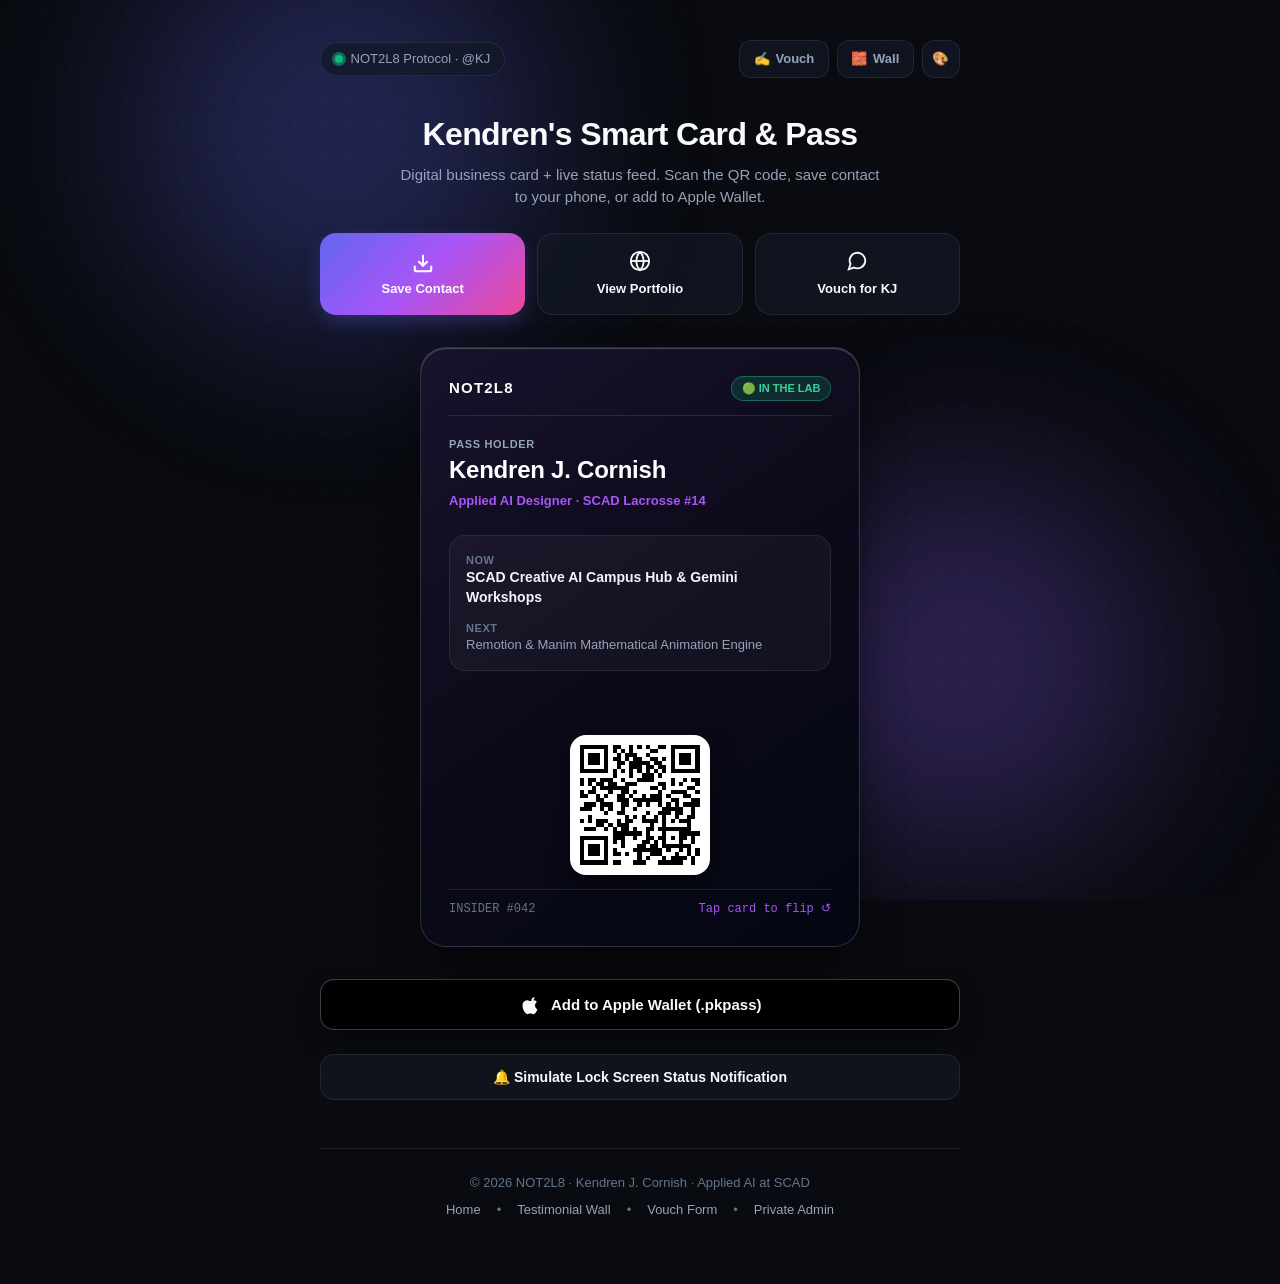
<file: card.html>
<!DOCTYPE html>
<html lang="en">
<head>
  <meta charset="UTF-8">
  <meta name="viewport" content="width=device-width, initial-scale=1.0, maximum-scale=1.0, user-scalable=no">
  <title>Smart Card & Apple Wallet Pass | Kendren J. Cornish · NOT2L8</title>
  <meta name="description" content="KJ's Smart Contact Pass. Save contact, view real-time status, add Apple Wallet pass, and vouch.">
  <meta name="theme-color" content="#090b10">
  <link rel="stylesheet" href="style.css">
  <style>
    /* 3D Flip Card Effect for Apple Wallet Pass */
    .pass-perspective {
      perspective: 1200px;
      margin: 1.5rem auto 2rem;
      max-width: 440px;
    }

    .pass-container {
      position: relative;
      width: 100%;
      height: 600px;
      transition: transform 0.6s cubic-bezier(0.4, 0, 0.2, 1);
      transform-style: preserve-3d;
      cursor: pointer;
    }

    .pass-container.flipped {
      transform: rotateY(180deg);
    }

    .pass-face {
      position: absolute;
      inset: 0;
      width: 100%;
      height: 100%;
      backface-visibility: hidden;
      -webkit-backface-visibility: hidden;
      border-radius: 26px;
      padding: 1.75rem;
      display: flex;
      flex-direction: column;
      justify-content: space-between;
      box-shadow: 0 25px 50px -12px rgba(0,0,0,0.7), inset 0 1px 1px rgba(255,255,255,0.25);
    }

    .pass-front {
      background: linear-gradient(145deg, #18122B 0%, #0c0a1a 50%, #030712 100%);
      border: 1px solid rgba(255, 255, 255, 0.14);
    }

    .pass-back {
      background: linear-gradient(145deg, #0f172a 0%, #090d16 100%);
      border: 1px solid rgba(255, 255, 255, 0.12);
      transform: rotateY(180deg);
      overflow-y: auto;
    }

    .apple-wallet-btn {
      display: inline-flex;
      align-items: center;
      justify-content: center;
      gap: 0.65rem;
      background: #000000;
      color: #ffffff;
      border: 1px solid rgba(255, 255, 255, 0.25);
      border-radius: 14px;
      padding: 0.85rem 1.25rem;
      font-size: 0.9375rem;
      font-weight: 700;
      cursor: pointer;
      box-shadow: 0 10px 25px rgba(0,0,0,0.4);
      transition: all 0.2s ease;
      width: 100%;
      text-decoration: none;
    }

    .apple-wallet-btn:hover {
      background: #111111;
      border-color: #ffffff;
      transform: translateY(-2px);
    }
  </style>
</head>
<body>

  <!-- Ambient Dynamic Lighting & Grid -->
  <div class="ambient-bg">
    <div class="ambient-orb ambient-orb-1"></div>
    <div class="ambient-orb ambient-orb-2"></div>
  </div>
  <div class="grid-overlay"></div>
  <canvas id="confetti-canvas"></canvas>
  <div id="toast-container" class="toast-container"></div>

  <main class="page-container" style="max-width: 680px;">

    <!-- Top Navigation -->
    <header class="top-nav">
      <a href="/" class="brand-pill" style="text-decoration: none;">
        <span class="status-dot-pulse"></span>
        <span>NOT2L8 Protocol · @KJ</span>
      </a>

      <div class="nav-actions">
        <a href="/vouch" class="icon-btn" title="Vouch for KJ" style="width: auto; padding: 0 0.85rem; gap: 0.35rem; font-size: 0.8125rem; font-weight: 600; text-decoration: none;">
          <span>✍️</span> Vouch
        </a>
        <a href="/wall" class="icon-btn" title="Testimonial Wall" style="width: auto; padding: 0 0.85rem; gap: 0.35rem; font-size: 0.8125rem; font-weight: 600; text-decoration: none;">
          <span>🧱</span> Wall
        </a>
        <button class="icon-btn" onclick="cycleTheme()" title="Switch Visual Theme">🎨</button>
      </div>
    </header>

    <!-- Header Description -->
    <div style="text-align: center; margin-bottom: 1.5rem;">
      <h1 style="font-size: 2rem; font-weight: 800; letter-spacing: -0.02em; margin-bottom: 0.35rem;">
        Kendren's Smart Card & Pass
      </h1>
      <p style="font-size: 0.9375rem; color: var(--text-secondary); max-width: 480px; margin: 0 auto;">
        Digital business card + live status feed. Scan the QR code, save contact to your phone, or add to Apple Wallet.
      </p>
    </div>

    <!-- 3 Core Action Buttons -->
    <div style="display: grid; grid-template-columns: repeat(3, 1fr); gap: 0.75rem; margin-bottom: 2rem;">
      <button onclick="downloadVCard()" class="cta-button primary" style="padding: 1rem 0.5rem;">
        <svg width="22" height="22" viewBox="0 0 24 24" fill="none" stroke="currentColor" stroke-width="2.2"><path d="M21 15v4a2 2 0 0 1-2 2H5a2 2 0 0 1-2-2v-4"/><polyline points="7 10 12 15 17 10"/><line x1="12" x2="12" y1="15" y2="3"/></svg>
        <span>Save Contact</span>
      </button>

      <a href="https://kendren.us" target="_blank" rel="noopener noreferrer" class="cta-button" style="padding: 1rem 0.5rem;" onclick="sounds.playPop()">
        <svg width="22" height="22" viewBox="0 0 24 24" fill="none" stroke="currentColor" stroke-width="2"><circle cx="12" cy="12" r="10"/><path d="M12 2a14.5 14.5 0 0 0 0 20 14.5 14.5 0 0 0 0-20"/><path d="M2 12h20"/></svg>
        <span>View Portfolio</span>
      </a>

      <a href="/vouch" class="cta-button" style="padding: 1rem 0.5rem;" onclick="sounds.playPop()">
        <svg width="22" height="22" viewBox="0 0 24 24" fill="none" stroke="currentColor" stroke-width="2"><path d="m3 21 1.9-5.7a8.5 8.5 0 1 1 3.8 3.8z"/></svg>
        <span>Vouch for KJ</span>
      </a>
    </div>

    <!-- 3D Interactive Apple Wallet Pass -->
    <div class="pass-perspective">
      <div id="pass-card" class="pass-container" onclick="togglePassFlip()">

        <!-- FRONT OF APPLE WALLET PASS -->
        <div class="pass-face pass-front">
          <div>
            <!-- Header Row -->
            <div style="display: flex; justify-content: space-between; align-items: center; border-bottom: 1px solid rgba(255,255,255,0.1); padding-bottom: 0.85rem; margin-bottom: 1.25rem;">
              <div style="font-weight: 800; letter-spacing: 0.08em; font-size: 0.9375rem; color: #ffffff;">
                NOT2L8
              </div>
              <div style="background: rgba(16, 185, 129, 0.18); border: 1px solid rgba(52, 211, 153, 0.35); color: #34d399; font-size: 0.6875rem; font-weight: 700; padding: 0.2rem 0.6rem; border-radius: 9999px;">
                <span id="pass-status-tag">🟢 IN THE LAB</span>
              </div>
            </div>

            <!-- Identity -->
            <div style="margin-bottom: 1.5rem;">
              <div style="font-size: 0.6875rem; text-transform: uppercase; letter-spacing: 0.06em; color: #94a3b8; font-weight: 600;">PASS HOLDER</div>
              <div style="font-size: 1.5rem; font-weight: 800; color: #ffffff; letter-spacing: -0.01em;">Kendren J. Cornish</div>
              <div style="font-size: 0.8125rem; color: #a855f7; font-weight: 600; margin-top: 0.2rem;">Applied AI Designer · SCAD Lacrosse #14</div>
            </div>

            <!-- Now & Next Fields (Live Status Feed) -->
            <div style="background: rgba(255,255,255,0.04); border: 1px solid rgba(255,255,255,0.08); border-radius: 16px; padding: 1rem; margin-bottom: 1.25rem;">
              <div style="margin-bottom: 0.75rem;">
                <div style="font-size: 0.6875rem; text-transform: uppercase; letter-spacing: 0.05em; color: #64748b; font-weight: 700;">NOW</div>
                <div id="pass-now-text" style="font-size: 0.875rem; color: #f1f5f9; font-weight: 600; line-height: 1.4;">
                  SCAD Creative AI Campus Hub & Gemini Workshops
                </div>
              </div>

              <div>
                <div style="font-size: 0.6875rem; text-transform: uppercase; letter-spacing: 0.05em; color: #64748b; font-weight: 700;">NEXT</div>
                <div id="pass-next-text" style="font-size: 0.8125rem; color: #94a3b8; line-height: 1.4;">
                  Remotion & Manim Mathematical Animation Engine
                </div>
              </div>
            </div>
          </div>

          <!-- Bottom: QR Code & Insider Number -->
          <div>
            <div style="background: #ffffff; width: 140px; height: 140px; border-radius: 16px; padding: 10px; margin: 0 auto 0.85rem; display: flex; align-items: center; justify-content: center; box-shadow: 0 10px 25px rgba(0,0,0,0.5);" id="card-qr-box"></div>

            <div style="display: flex; justify-content: space-between; align-items: center; border-top: 1px solid rgba(255,255,255,0.1); padding-top: 0.65rem; font-size: 0.75rem; color: #64748b; font-family: var(--font-mono);">
              <span>INSIDER #042</span>
              <span style="color: #a855f7;">Tap card to flip ↺</span>
            </div>
          </div>
        </div>

        <!-- BACK OF APPLE WALLET PASS -->
        <div class="pass-face pass-back">
          <div>
            <div style="display: flex; justify-content: space-between; align-items: center; border-bottom: 1px solid rgba(255,255,255,0.1); padding-bottom: 0.85rem; margin-bottom: 1.25rem;">
              <div style="font-weight: 800; color: #ffffff; font-size: 0.9375rem;">PASS DETAILS & CHANNELS</div>
              <div style="font-size: 0.75rem; color: #a855f7;">Flip front ↺</div>
            </div>

            <div style="display: flex; flex-direction: column; gap: 0.85rem; font-size: 0.875rem;">
              <a href="https://kendren.us" target="_blank" class="link-card" style="padding: 0.75rem 1rem;" onclick="event.stopPropagation()">
                <span>🌐 Portfolio: kendren.us</span>
                <span>→</span>
              </a>
              <a href="mailto:Kendren@proton.me" class="link-card" style="padding: 0.75rem 1rem;" onclick="event.stopPropagation()">
                <span>✉️ Direct Email: Kendren@proton.me</span>
                <span>→</span>
              </a>
              <a href="https://calendly.com" target="_blank" class="link-card" style="padding: 0.75rem 1rem;" onclick="event.stopPropagation()">
                <span>🗓️ Book 1:1 Strategy / Coffee Chat</span>
                <span>→</span>
              </a>
              <a href="/vouch" class="link-card" style="padding: 0.75rem 1rem; border-color: var(--border-hover);" onclick="event.stopPropagation()">
                <span>✍️ Vouch for KJ (Takes 60s)</span>
                <span>→</span>
              </a>
              <a href="/wall" class="link-card" style="padding: 0.75rem 1rem;" onclick="event.stopPropagation()">
                <span>🧱 Testimonial Wall (14 approved)</span>
                <span>→</span>
              </a>
              <a href="https://github.com/cornishlikeadam" target="_blank" class="link-card" style="padding: 0.75rem 1rem;" onclick="event.stopPropagation()">
                <span>🐙 GitHub: @cornishlikeadam</span>
                <span>→</span>
              </a>
            </div>
          </div>

          <div style="border-top: 1px solid rgba(255,255,255,0.1); padding-top: 0.85rem; font-size: 0.75rem; color: #64748b; text-align: center;">
            NOT2L8 Wallet Pass Protocol · Automatic Status Pushes via APNs
          </div>
        </div>

      </div>
    </div>

    <!-- Apple Wallet Action Button -->
    <div style="display: flex; flex-direction: column; gap: 0.85rem;">
      <button class="apple-wallet-btn" onclick="addToWalletSim()">
        <svg width="22" height="22" viewBox="0 0 24 24" fill="currentColor"><path d="M18.71 19.5c-.83 1.24-1.71 2.45-3.05 2.47-1.34.03-1.77-.79-3.29-.79-1.53 0-2 .77-3.27.82-1.31.05-2.3-1.32-3.14-2.53C4.25 17 2.94 12.45 4.7 9.39c.87-1.52 2.43-2.48 4.12-2.51 1.28-.02 2.5.87 3.29.87.78 0 2.26-1.07 3.81-.91.65.03 2.47.26 3.64 1.98-.09.06-2.17 1.28-2.15 3.81.03 3.02 2.65 4.03 2.68 4.04-.03.07-.42 1.44-1.38 2.83M15.97 6.37c.62-.75 1.04-1.8 0.93-2.85-.9.04-1.99.6-2.63 1.35-.57.65-1.07 1.72-.94 2.74 1.01.08 2.03-.49 2.64-1.24z"/></svg>
        <span>Add to Apple Wallet (.pkpass)</span>
      </button>

      <button class="btn-secondary-block" onclick="testNotificationPush()">
        🔔 Simulate Lock Screen Status Notification
      </button>
    </div>

    <!-- Footer -->
    <footer class="page-footer">
      <p>© 2026 NOT2L8 · Kendren J. Cornish · Applied AI at SCAD</p>
      <div class="footer-meta">
        <a href="/" class="footer-link">Home</a>
        <span>•</span>
        <a href="/wall" class="footer-link">Testimonial Wall</a>
        <span>•</span>
        <a href="/vouch" class="footer-link">Vouch Form</a>
        <span>•</span>
        <a href="/admin" class="footer-link">Private Admin</a>
      </div>
    </footer>

  </main>

  <script src="qrcode.min.js"></script>
  <script src="app.js"></script>
  <script>
    function togglePassFlip() {
      sounds.playPop();
      document.getElementById("pass-card").classList.toggle("flipped");
    }

    function addToWalletSim() {
      sounds.playSuccess();
      fireConfetti();
      showToast("Pass saved to Apple Wallet! You will receive live status pushes.", "🎟️");
    }

    function testNotificationPush() {
      sounds.playSuccess();
      showToast("NOT2L8 Status Update: KJ is '🟢 IN THE LAB' building Gemini workshops", "🔔");
    }

    document.addEventListener("DOMContentLoaded", () => {
      applyTheme();

      // Render Card QR Code pointing to this /card URL
      const qrBox = document.getElementById("card-qr-box");
      const currentUrl = window.location.href.startsWith("http") ? window.location.href : "https://ultimate-contact-page.vercel.app/card";
      new QRCode(qrBox, {
        text: currentUrl,
        width: 120,
        height: 120,
        colorDark: "#000000",
        colorLight: "#ffffff",
        correctLevel: QRCode.CorrectLevel.M
      });
    });
  </script>
</body>
</html>
</file>
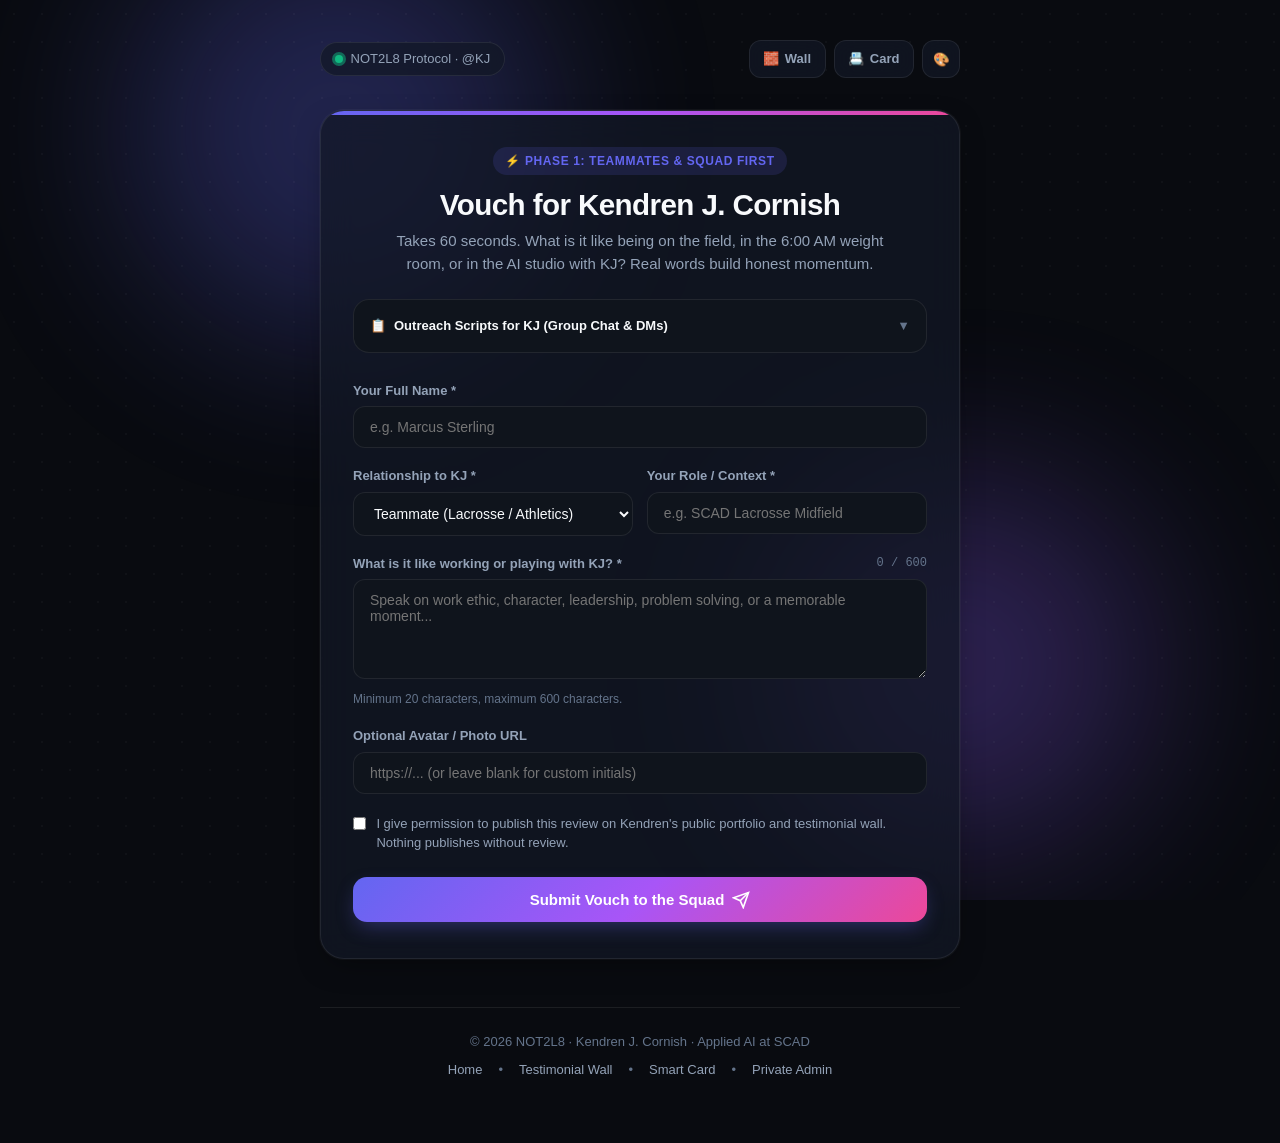
<file: vouch.html>
<!DOCTYPE html>
<html lang="en">
<head>
  <meta charset="UTF-8">
  <meta name="viewport" content="width=device-width, initial-scale=1.0, maximum-scale=1.0, user-scalable=no">
  <title>Vouch for Kendren J. Cornish (@KJ) | NOT2L8</title>
  <meta name="description" content="Leave a 60-second vouch for Kendren Cornish. Real reviews from teammates, coaches, and creative collaborators.">
  <meta name="theme-color" content="#090b10">
  <link rel="stylesheet" href="style.css">
</head>
<body>

  <!-- Ambient Dynamic Lighting & Grid -->
  <div class="ambient-bg">
    <div class="ambient-orb ambient-orb-1"></div>
    <div class="ambient-orb ambient-orb-2"></div>
  </div>
  <div class="grid-overlay"></div>
  <canvas id="confetti-canvas"></canvas>
  <div id="toast-container" class="toast-container"></div>

  <main class="page-container" style="max-width: 680px;">

    <!-- Top Navigation -->
    <header class="top-nav">
      <a href="/" class="brand-pill" style="text-decoration: none;">
        <span class="status-dot-pulse"></span>
        <span>NOT2L8 Protocol · @KJ</span>
      </a>

      <div class="nav-actions">
        <a href="/wall" class="icon-btn" title="View Testimonial Wall" style="width: auto; padding: 0 0.85rem; gap: 0.35rem; font-size: 0.8125rem; font-weight: 600; text-decoration: none;">
          <span>🧱</span> Wall
        </a>
        <a href="/card" class="icon-btn" title="Smart Card" style="width: auto; padding: 0 0.85rem; gap: 0.35rem; font-size: 0.8125rem; font-weight: 600; text-decoration: none;">
          <span>📇</span> Card
        </a>
        <button class="icon-btn" onclick="cycleTheme()" title="Switch Visual Theme">🎨</button>
      </div>
    </header>

    <!-- Main Vouch Card -->
    <section class="hero-card" id="vouch-form-card">
      <div style="text-align: center; margin-bottom: 1.5rem;">
        <div style="display: inline-flex; align-items: center; gap: 0.4rem; padding: 0.3rem 0.8rem; border-radius: 9999px; background: var(--badge-bg); color: var(--accent-primary); font-size: 0.75rem; font-weight: 700; text-transform: uppercase; letter-spacing: 0.05em; margin-bottom: 0.75rem;">
          ⚡ Phase 1: Teammates & Squad First
        </div>
        <h1 style="font-size: 1.85rem; font-weight: 800; letter-spacing: -0.02em; line-height: 1.2; margin-bottom: 0.5rem;">
          Vouch for Kendren J. Cornish
        </h1>
        <p style="font-size: 0.9375rem; color: var(--text-secondary); line-height: 1.5; max-width: 520px; margin: 0 auto;">
          Takes 60 seconds. What is it like being on the field, in the 6:00 AM weight room, or in the AI studio with KJ? Real words build honest momentum.
        </p>
      </div>

      <!-- Quick Share Scripts Accordion (For KJ) -->
      <div style="background: var(--bg-secondary); border: 1px solid var(--border-color); border-radius: 16px; padding: 1rem; margin-bottom: 1.75rem;">
        <div style="display: flex; align-items: center; justify-content: space-between; cursor: pointer;" onclick="toggleScriptBox()">
          <span style="font-size: 0.8125rem; font-weight: 700; color: var(--text-primary); display: flex; align-items: center; gap: 0.5rem;">
            <span>📋</span> Outreach Scripts for KJ (Group Chat & DMs)
          </span>
          <span id="script-toggle-arrow" style="font-size: 0.8rem; color: var(--text-muted); transition: transform 0.2s;">▼</span>
        </div>

        <div id="script-box-content" style="display: none; margin-top: 1rem; border-top: 1px solid var(--border-color); padding-top: 0.85rem; font-size: 0.8125rem; color: var(--text-secondary);">
          <div style="margin-bottom: 0.85rem;">
            <div style="font-weight: 600; color: var(--text-primary); margin-bottom: 0.25rem;">1. Lacrosse Group Chat:</div>
            <div style="background: var(--bg-card); padding: 0.6rem 0.8rem; border-radius: 8px; border: 1px solid var(--border-color); font-family: var(--font-mono); font-size: 0.75rem; position: relative;">
              "Building my portfolio site and want real words from the squad. Takes 60 seconds. Say what it's like being on the field or in the locker room with me. [link] Appreciate y'all."
              <button onclick="copyToClipboard('Building my portfolio site and want real words from the squad. Takes 60 seconds. Say what it\'s like being on the field or in the locker room with me. https://ultimate-contact-page.vercel.app/vouch Appreciate y\'all.', 'Group chat script copied!')" style="position: absolute; right: 0.5rem; top: 0.5rem; background: var(--badge-bg); border: none; color: var(--accent-primary); border-radius: 6px; padding: 0.2rem 0.5rem; cursor: pointer; font-size: 0.7rem; font-weight: 600;">Copy</button>
            </div>
          </div>

          <div>
            <div style="font-weight: 600; color: var(--text-primary); margin-bottom: 0.25rem;">2. 1-on-1 Personal DM:</div>
            <div style="background: var(--bg-card); padding: 0.6rem 0.8rem; border-radius: 8px; border: 1px solid var(--border-color); font-family: var(--font-mono); font-size: 0.75rem; position: relative;">
              "Hey [name], I'm putting together a wall of real testimonials for my portfolio. You've seen me at 6am more than most people. Would you drop a quick line about what it's like working with me? [link]"
              <button onclick="copyToClipboard('Hey [name], I\'m putting together a wall of real testimonials for my portfolio. You\'ve seen me at 6am more than most people. Would you drop a quick line about what it\'s like working with me? https://ultimate-contact-page.vercel.app/vouch', 'Personal DM script copied!')" style="position: absolute; right: 0.5rem; top: 0.5rem; background: var(--badge-bg); border: none; color: var(--accent-primary); border-radius: 6px; padding: 0.2rem 0.5rem; cursor: pointer; font-size: 0.7rem; font-weight: 600;">Copy</button>
            </div>
          </div>
        </div>
      </div>

      <!-- Vouch Submission Form -->
      <form id="vouch-form" onsubmit="submitVouchForm(event)">
        <div class="form-group">
          <label class="form-label" for="vouch-name">Your Full Name *</label>
          <input type="text" id="vouch-name" class="form-input" placeholder="e.g. Marcus Sterling" required>
        </div>

        <div style="display: grid; grid-template-columns: 1fr 1fr; gap: 0.85rem;">
          <div class="form-group">
            <label class="form-label" for="vouch-relationship">Relationship to KJ *</label>
            <select id="vouch-relationship" class="form-select" required>
              <option value="Teammate">Teammate (Lacrosse / Athletics)</option>
              <option value="Coach">Coach / Athletic Staff</option>
              <option value="Creative">Creative / AI Collaborator</option>
              <option value="Mentorship">Mentee / Resident</option>
              <option value="Work">Campus Coworker / Operations</option>
            </select>
          </div>

          <div class="form-group">
            <label class="form-label" for="vouch-role">Your Role / Context *</label>
            <input type="text" id="vouch-role" class="form-input" placeholder="e.g. SCAD Lacrosse Midfield" required>
          </div>
        </div>

        <div class="form-group">
          <div style="display: flex; justify-content: space-between; align-items: center; margin-bottom: 0.4rem;">
            <label class="form-label" for="vouch-quote" style="margin-bottom: 0;">What is it like working or playing with KJ? *</label>
            <span id="char-counter" style="font-size: 0.75rem; color: var(--text-muted); font-family: var(--font-mono);">0 / 600</span>
          </div>
          <textarea id="vouch-quote" class="form-textarea" placeholder="Speak on work ethic, character, leadership, problem solving, or a memorable moment..." required minlength="20" maxlength="600" oninput="updateCharCount(this)"></textarea>
          <span style="font-size: 0.75rem; color: var(--text-muted); display: block; margin-top: 0.25rem;">Minimum 20 characters, maximum 600 characters.</span>
        </div>

        <div class="form-group">
          <label class="form-label" for="vouch-photo">Optional Avatar / Photo URL</label>
          <input type="url" id="vouch-photo" class="form-input" placeholder="https://... (or leave blank for custom initials)">
        </div>

        <div class="form-group" style="margin-top: 1.25rem;">
          <label style="display: flex; align-items: flex-start; gap: 0.65rem; cursor: pointer; font-size: 0.8125rem; color: var(--text-secondary);">
            <input type="checkbox" id="vouch-permission" required style="margin-top: 0.2rem; accent-color: var(--accent-primary);">
            <span>I give permission to publish this review on Kendren's public portfolio and testimonial wall. Nothing publishes without review.</span>
          </label>
        </div>

        <button type="submit" id="vouch-submit-btn" class="btn-primary-block" style="margin-top: 1.5rem;">
          <span>Submit Vouch to the Squad</span>
          <svg width="18" height="18" viewBox="0 0 24 24" fill="none" stroke="currentColor" stroke-width="2.2"><line x1="22" y1="2" x2="11" y2="13"/><polygon points="22 2 15 22 11 13 2 9 22 2"/></svg>
        </button>
      </form>

      <!-- Thank You Confirmation Screen (Revealed on submit) -->
      <div id="thank-you-view" style="display: none; text-align: center; padding: 2rem 1rem;">
        <div style="width: 72px; height: 72px; border-radius: 50%; background: var(--badge-bg); color: var(--accent-primary); display: flex; align-items: center; justify-content: center; font-size: 2rem; margin: 0 auto 1.25rem; box-shadow: 0 0 25px var(--accent-glow);">
          ✓
        </div>
        <div style="font-size: 0.8125rem; font-weight: 700; color: var(--accent-primary); text-transform: uppercase; letter-spacing: 0.05em; margin-bottom: 0.35rem;">
          Submission Recorded
        </div>
        <h2 style="font-size: 1.85rem; font-weight: 800; margin-bottom: 0.5rem;" id="thank-you-title">
          You are Vouch #015!
        </h2>
        <p style="font-size: 0.9375rem; color: var(--text-secondary); max-width: 440px; margin: 0 auto 1.75rem; line-height: 1.6;">
          Thank you for taking a minute to vouch for KJ. Your submission will appear on the public testimonial wall once reviewed.
        </p>

        <div style="display: flex; gap: 0.75rem; justify-content: center; flex-wrap: wrap;">
          <a href="/wall" class="btn-primary-block" style="width: auto; padding: 0.85rem 1.5rem; text-decoration: none;">
            View Testimonial Wall →
          </a>
          <a href="/card" class="btn-secondary-block" style="width: auto; padding: 0.85rem 1.5rem; margin-top: 0; text-decoration: none;">
            View Smart Card Pass
          </a>
        </div>
      </div>
    </section>

    <!-- Footer -->
    <footer class="page-footer">
      <p>© 2026 NOT2L8 · Kendren J. Cornish · Applied AI at SCAD</p>
      <div class="footer-meta">
        <a href="/" class="footer-link">Home</a>
        <span>•</span>
        <a href="/wall" class="footer-link">Testimonial Wall</a>
        <span>•</span>
        <a href="/card" class="footer-link">Smart Card</a>
        <span>•</span>
        <a href="/admin" class="footer-link">Private Admin</a>
      </div>
    </footer>

  </main>

  <script src="app.js"></script>
  <script>
    function toggleScriptBox() {
      const box = document.getElementById("script-box-content");
      const arrow = document.getElementById("script-toggle-arrow");
      if (box.style.display === "none") {
        box.style.display = "block";
        arrow.style.transform = "rotate(180deg)";
      } else {
        box.style.display = "none";
        arrow.style.transform = "rotate(0deg)";
      }
    }

    function updateCharCount(el) {
      const count = el.value.length;
      const counter = document.getElementById("char-counter");
      counter.textContent = `${count} / 600`;
      if (count < 20 || count > 600) {
        counter.style.color = "#ef4444";
      } else {
        counter.style.color = "var(--text-muted)";
      }
    }

    async function submitVouchForm(e) {
      e.preventDefault();
      sounds.playSuccess();
      fireConfetti();

      const name = document.getElementById("vouch-name").value.trim();
      const relationship = document.getElementById("vouch-relationship").value;
      const role = document.getElementById("vouch-role").value.trim();
      const quote = document.getElementById("vouch-quote").value.trim();
      const photo_url = document.getElementById("vouch-photo").value.trim();
      const permission = document.getElementById("vouch-permission").checked;

      // Local storage queue
      const existing = JSON.parse(localStorage.getItem("not2l8_vouches") || "[]");
      const assignedNum = String(existing.length + 15).padStart(3, "0");

      const newEntry = {
        id: "vouch-" + Date.now(),
        number: assignedNum,
        name,
        relationship,
        role,
        quote,
        photo_url,
        permission,
        pinned: false,
        status: "pending",
        created_at: new Date().toISOString()
      };

      existing.unshift(newEntry);
      localStorage.setItem("not2l8_vouches", JSON.stringify(existing));

      // Attempt API submit
      try {
        await fetch("/api/vouches", {
          method: "POST",
          headers: { "Content-Type": "application/json" },
          body: JSON.stringify({ name, relationship, role, quote, photo_url, permission })
        });
      } catch (err) {}

      // Reveal thank you screen
      document.getElementById("vouch-form").style.display = "none";
      document.getElementById("thank-you-title").textContent = `You are Vouch #${assignedNum}!`;
      document.getElementById("thank-you-view").style.display = "block";
      showToast(`Vouch #${assignedNum} recorded!`, "🎉");
    }
  </script>
</body>
</html>
</file>
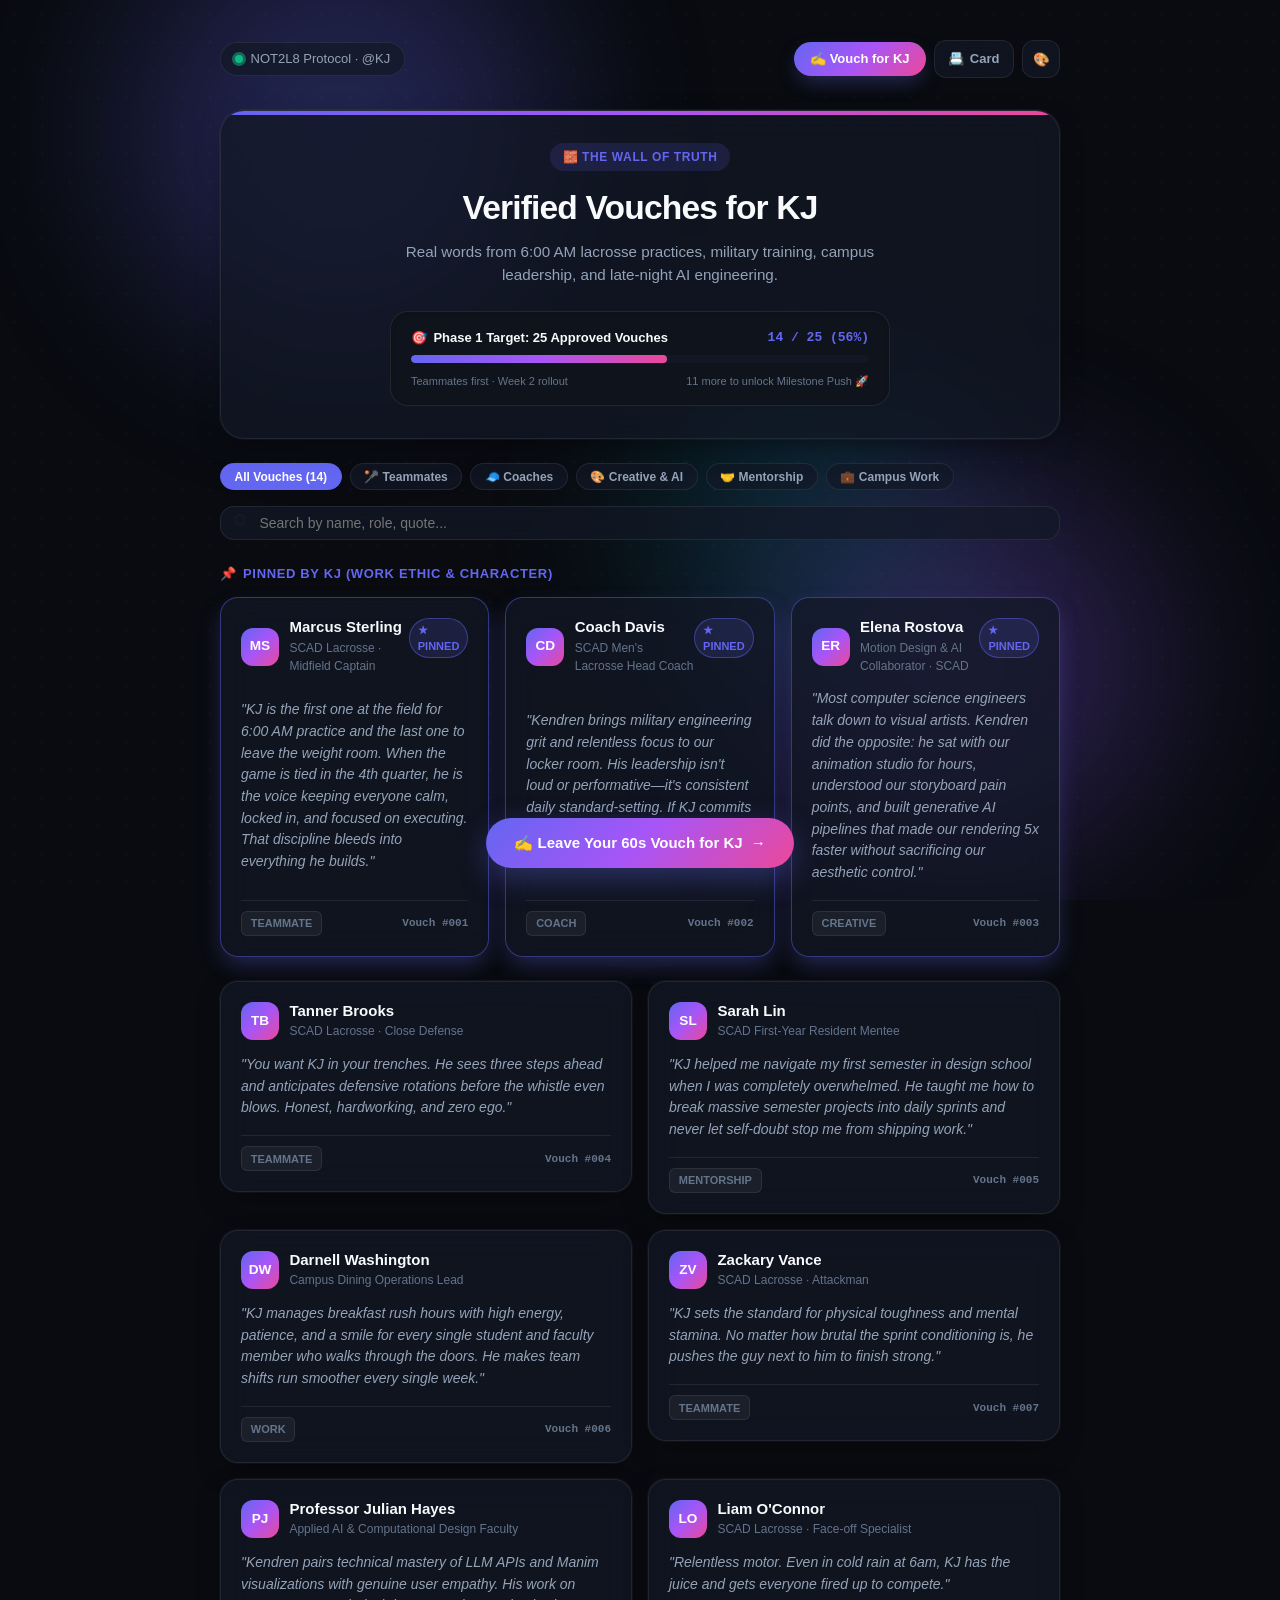
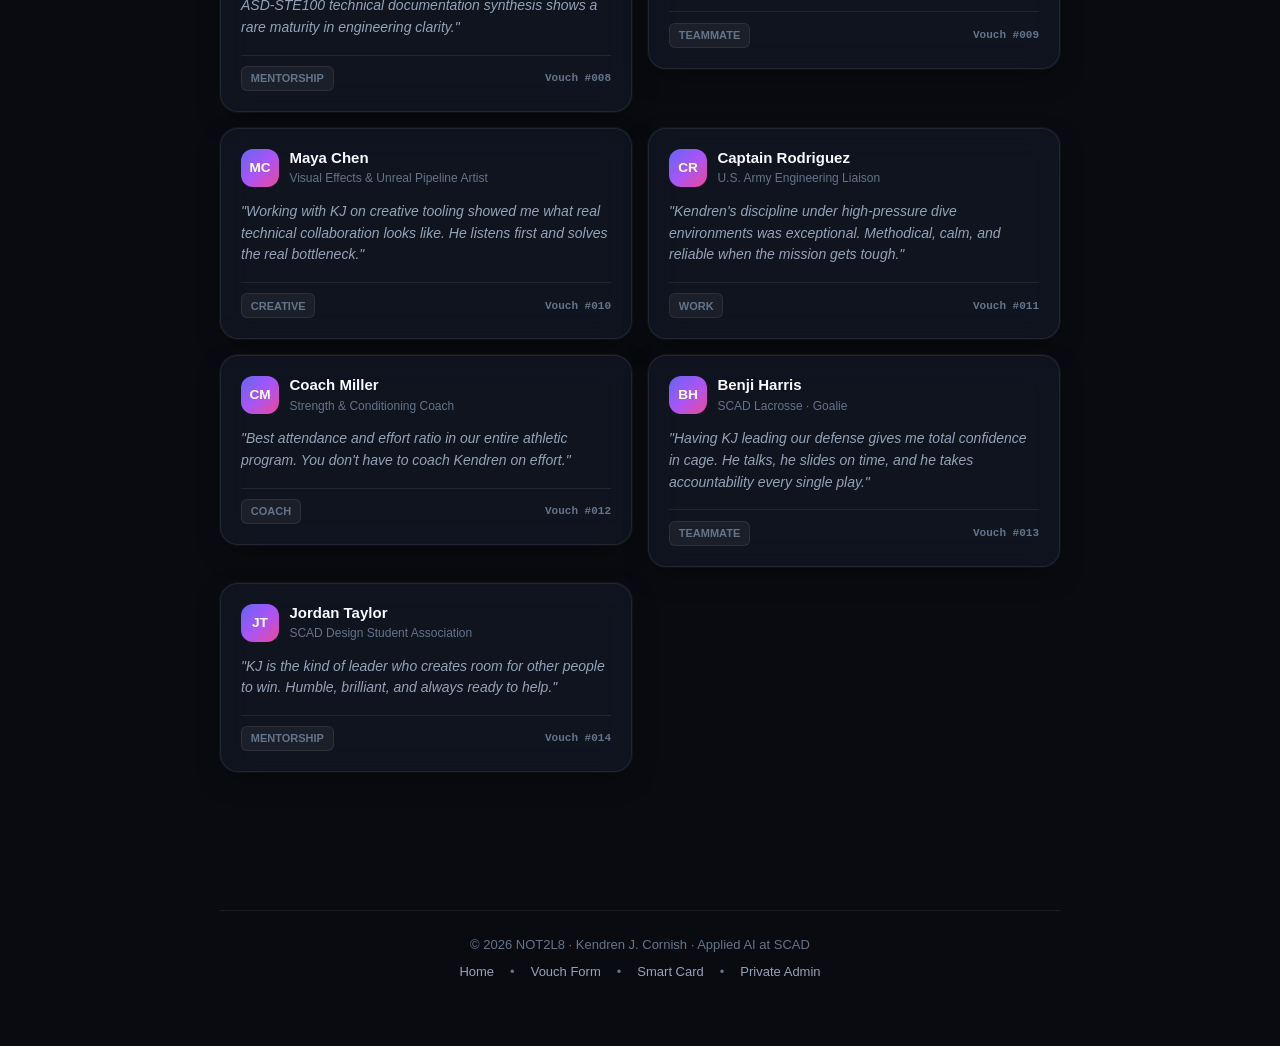
<file: wall.html>
<!DOCTYPE html>
<html lang="en">
<head>
  <meta charset="UTF-8">
  <meta name="viewport" content="width=device-width, initial-scale=1.0, maximum-scale=1.0, user-scalable=no">
  <title>Testimonial Wall | Kendren J. Cornish (@KJ) · NOT2L8</title>
  <meta name="description" content="Verified reviews and vouches for Kendren J. Cornish from teammates, coaches, mentors, and creative collaborators.">
  <meta name="theme-color" content="#090b10">
  <link rel="stylesheet" href="style.css">
</head>
<body>

  <!-- Ambient Dynamic Lighting & Grid -->
  <div class="ambient-bg">
    <div class="ambient-orb ambient-orb-1"></div>
    <div class="ambient-orb ambient-orb-2"></div>
    <div class="ambient-orb ambient-orb-3"></div>
  </div>
  <div class="grid-overlay"></div>
  <canvas id="confetti-canvas"></canvas>
  <div id="toast-container" class="toast-container"></div>

  <main class="page-container" style="max-width: 880px;">

    <!-- Top Navigation -->
    <header class="top-nav">
      <a href="/" class="brand-pill" style="text-decoration: none;">
        <span class="status-dot-pulse"></span>
        <span>NOT2L8 Protocol · @KJ</span>
      </a>

      <div class="nav-actions">
        <a href="/vouch" class="cta-button primary" style="width: auto; padding: 0.45rem 1rem; border-radius: 9999px; font-size: 0.8125rem; font-weight: 700; text-decoration: none; display: inline-flex; flex-direction: row; gap: 0.4rem;">
          <span>✍️ Vouch for KJ</span>
        </a>
        <a href="/card" class="icon-btn" title="Smart Card" style="width: auto; padding: 0 0.85rem; gap: 0.35rem; font-size: 0.8125rem; font-weight: 600; text-decoration: none;">
          <span>📇</span> Card
        </a>
        <button class="icon-btn" onclick="cycleTheme()" title="Switch Visual Theme">🎨</button>
      </div>
    </header>

    <!-- Wall Hero & Milestone Tracker -->
    <section class="hero-card" style="padding: 2rem 1.75rem; margin-bottom: 1.5rem;">
      <div style="display: flex; flex-direction: column; align-items: center; text-align: center;">
        <div style="display: inline-flex; align-items: center; gap: 0.4rem; padding: 0.3rem 0.8rem; border-radius: 9999px; background: var(--badge-bg); color: var(--accent-primary); font-size: 0.75rem; font-weight: 700; text-transform: uppercase; letter-spacing: 0.05em; margin-bottom: 0.75rem;">
          🧱 The Wall of Truth
        </div>
        <h1 style="font-size: 2.1rem; font-weight: 800; letter-spacing: -0.025em; margin-bottom: 0.5rem;">
          Verified Vouches for KJ
        </h1>
        <p style="font-size: 0.95rem; color: var(--text-secondary); max-width: 540px; margin-bottom: 1.5rem; line-height: 1.5;">
          Real words from 6:00 AM lacrosse practices, military training, campus leadership, and late-night AI engineering.
        </p>

        <!-- Phase 1 Milestone Progress Bar -->
        <div style="width: 100%; max-width: 500px; background: var(--bg-secondary); border: 1px solid var(--border-color); border-radius: 18px; padding: 1rem 1.25rem; box-shadow: inset 0 2px 4px rgba(0,0,0,0.2);">
          <div style="display: flex; justify-content: space-between; align-items: center; font-size: 0.8125rem; font-weight: 600; margin-bottom: 0.5rem;">
            <span style="color: var(--text-primary); display: flex; align-items: center; gap: 0.4rem;">
              <span>🎯</span> Phase 1 Target: 25 Approved Vouches
            </span>
            <span id="milestone-text" style="color: var(--accent-primary); font-family: var(--font-mono);">14 / 25 (56%)</span>
          </div>

          <div style="width: 100%; height: 8px; background: var(--bg-card); border-radius: 9999px; overflow: hidden; position: relative;">
            <div id="milestone-bar" style="width: 56%; height: 100%; background: var(--accent-gradient); border-radius: 9999px; transition: width 0.6s cubic-bezier(0.34, 1.56, 0.64, 1);"></div>
          </div>

          <div style="display: flex; justify-content: space-between; align-items: center; margin-top: 0.6rem; font-size: 0.6875rem; color: var(--text-muted);">
            <span>Teammates first · Week 2 rollout</span>
            <span>11 more to unlock Milestone Push 🚀</span>
          </div>
        </div>
      </div>
    </section>

    <!-- Controls Bar: Category Filters & Search -->
    <div class="controls-bar" style="margin-bottom: 1.5rem;">
      <div class="category-filters" style="margin-bottom: 0; padding-bottom: 0;">
        <button class="filter-chip active" onclick="filterWallCategory('all', this)">All Vouches (<span id="count-all">14</span>)</button>
        <button class="filter-chip" onclick="filterWallCategory('Teammate', this)">🥍 Teammates</button>
        <button class="filter-chip" onclick="filterWallCategory('Coach', this)">🧢 Coaches</button>
        <button class="filter-chip" onclick="filterWallCategory('Creative', this)">🎨 Creative & AI</button>
        <button class="filter-chip" onclick="filterWallCategory('Mentorship', this)">🤝 Mentorship</button>
        <button class="filter-chip" onclick="filterWallCategory('Work', this)">💼 Campus Work</button>
      </div>

      <div class="search-box">
        <span class="search-icon">
          <svg width="15" height="15" viewBox="0 0 24 24" fill="none" stroke="currentColor" stroke-width="2"><circle cx="11" cy="11" r="8"/><path d="m21 21-4.3-4.3"/></svg>
        </span>
        <input type="text" id="wall-search" class="search-input" placeholder="Search by name, role, quote..." oninput="handleWallSearch(this.value)">
      </div>
    </div>

    <!-- Pinned Top 3 Highlights -->
    <div id="pinned-section" style="margin-bottom: 1.5rem;">
      <div style="font-size: 0.8125rem; font-weight: 700; color: var(--accent-primary); text-transform: uppercase; letter-spacing: 0.05em; margin-bottom: 0.85rem; display: flex; align-items: center; gap: 0.4rem;">
        <span>📌</span> Pinned by KJ (Work Ethic & Character)
      </div>
      <div id="pinned-grid" style="display: grid; grid-template-columns: repeat(auto-fit, minmax(260px, 1fr)); gap: 1rem;"></div>
    </div>

    <!-- Masonry Wall Container -->
    <div id="wall-grid" style="display: grid; grid-template-columns: repeat(auto-fill, minmax(280px, 1fr)); gap: 1rem; align-items: start;"></div>

    <!-- Floating Action Button for Vouching -->
    <div style="position: sticky; bottom: 2rem; display: flex; justify-content: center; z-index: 50; margin-top: 2.5rem;">
      <a href="/vouch" class="cta-button primary" style="width: auto; padding: 0.85rem 1.75rem; border-radius: 9999px; box-shadow: 0 10px 30px var(--accent-glow); font-size: 0.9375rem; font-weight: 700; text-decoration: none; display: flex; flex-direction: row; gap: 0.5rem; align-items: center;">
        <span>✍️ Leave Your 60s Vouch for KJ</span>
        <span>→</span>
      </a>
    </div>

    <!-- Footer -->
    <footer class="page-footer">
      <p>© 2026 NOT2L8 · Kendren J. Cornish · Applied AI at SCAD</p>
      <div class="footer-meta">
        <a href="/" class="footer-link">Home</a>
        <span>•</span>
        <a href="/vouch" class="footer-link">Vouch Form</a>
        <span>•</span>
        <a href="/card" class="footer-link">Smart Card</a>
        <span>•</span>
        <a href="/admin" class="footer-link">Private Admin</a>
      </div>
    </footer>

  </main>

  <script src="app.js"></script>
  <script>
    const INITIAL_WALL_VOUCHES = [
      {
        id: "vouch-001",
        number: "001",
        name: "Marcus Sterling",
        relationship: "Teammate",
        role: "SCAD Lacrosse · Midfield Captain",
        quote: "KJ is the first one at the field for 6:00 AM practice and the last one to leave the weight room. When the game is tied in the 4th quarter, he is the voice keeping everyone calm, locked in, and focused on executing. That discipline bleeds into everything he builds.",
        pinned: true,
        status: "approved"
      },
      {
        id: "vouch-002",
        number: "002",
        name: "Coach Davis",
        relationship: "Coach",
        role: "SCAD Men's Lacrosse Head Coach",
        quote: "Kendren brings military engineering grit and relentless focus to our locker room. His leadership isn't loud or performative—it's consistent daily standard-setting. If KJ commits to a play, a drill, or a team objective, consider it done.",
        pinned: true,
        status: "approved"
      },
      {
        id: "vouch-003",
        number: "003",
        name: "Elena Rostova",
        relationship: "Creative",
        role: "Motion Design & AI Collaborator · SCAD",
        quote: "Most computer science engineers talk down to visual artists. Kendren did the opposite: he sat with our animation studio for hours, understood our storyboard pain points, and built generative AI pipelines that made our rendering 5x faster without sacrificing our aesthetic control.",
        pinned: true,
        status: "approved"
      },
      {
        id: "vouch-004",
        number: "004",
        name: "Tanner Brooks",
        relationship: "Teammate",
        role: "SCAD Lacrosse · Close Defense",
        quote: "You want KJ in your trenches. He sees three steps ahead and anticipates defensive rotations before the whistle even blows. Honest, hardworking, and zero ego.",
        pinned: false,
        status: "approved"
      },
      {
        id: "vouch-005",
        number: "005",
        name: "Sarah Lin",
        relationship: "Mentorship",
        role: "SCAD First-Year Resident Mentee",
        quote: "KJ helped me navigate my first semester in design school when I was completely overwhelmed. He taught me how to break massive semester projects into daily sprints and never let self-doubt stop me from shipping work.",
        pinned: false,
        status: "approved"
      },
      {
        id: "vouch-006",
        number: "006",
        name: "Darnell Washington",
        relationship: "Work",
        role: "Campus Dining Operations Lead",
        quote: "KJ manages breakfast rush hours with high energy, patience, and a smile for every single student and faculty member who walks through the doors. He makes team shifts run smoother every single week.",
        pinned: false,
        status: "approved"
      },
      {
        id: "vouch-007",
        number: "007",
        name: "Zackary Vance",
        relationship: "Teammate",
        role: "SCAD Lacrosse · Attackman",
        quote: "KJ sets the standard for physical toughness and mental stamina. No matter how brutal the sprint conditioning is, he pushes the guy next to him to finish strong.",
        pinned: false,
        status: "approved"
      },
      {
        id: "vouch-008",
        number: "008",
        name: "Professor Julian Hayes",
        relationship: "Mentorship",
        role: "Applied AI & Computational Design Faculty",
        quote: "Kendren pairs technical mastery of LLM APIs and Manim visualizations with genuine user empathy. His work on ASD-STE100 technical documentation synthesis shows a rare maturity in engineering clarity.",
        pinned: false,
        status: "approved"
      },
      {
        id: "vouch-009",
        number: "009",
        name: "Liam O'Connor",
        relationship: "Teammate",
        role: "SCAD Lacrosse · Face-off Specialist",
        quote: "Relentless motor. Even in cold rain at 6am, KJ has the juice and gets everyone fired up to compete.",
        pinned: false,
        status: "approved"
      },
      {
        id: "vouch-010",
        number: "010",
        name: "Maya Chen",
        relationship: "Creative",
        role: "Visual Effects & Unreal Pipeline Artist",
        quote: "Working with KJ on creative tooling showed me what real technical collaboration looks like. He listens first and solves the real bottleneck.",
        pinned: false,
        status: "approved"
      },
      {
        id: "vouch-011",
        number: "011",
        name: "Captain Rodriguez",
        relationship: "Work",
        role: "U.S. Army Engineering Liaison",
        quote: "Kendren's discipline under high-pressure dive environments was exceptional. Methodical, calm, and reliable when the mission gets tough.",
        pinned: false,
        status: "approved"
      },
      {
        id: "vouch-012",
        number: "012",
        name: "Coach Miller",
        relationship: "Coach",
        role: "Strength & Conditioning Coach",
        quote: "Best attendance and effort ratio in our entire athletic program. You don't have to coach Kendren on effort.",
        pinned: false,
        status: "approved"
      },
      {
        id: "vouch-013",
        number: "013",
        name: "Benji Harris",
        relationship: "Teammate",
        role: "SCAD Lacrosse · Goalie",
        quote: "Having KJ leading our defense gives me total confidence in cage. He talks, he slides on time, and he takes accountability every single play.",
        pinned: false,
        status: "approved"
      },
      {
        id: "vouch-014",
        number: "014",
        name: "Jordan Taylor",
        relationship: "Mentorship",
        role: "SCAD Design Student Association",
        quote: "KJ is the kind of leader who creates room for other people to win. Humble, brilliant, and always ready to help.",
        pinned: false,
        status: "approved"
      }
    ];

    let allVouches = getApprovedVouches();
    let currentCategory = "all";
    let wallQuery = "";

    function getApprovedVouches() {
      const stored = localStorage.getItem("not2l8_vouches");
      if (stored) {
        try {
          const parsed = JSON.parse(stored);
          const approved = parsed.filter(v => v.status === "approved");
          return [...approved, ...INITIAL_WALL_VOUCHES];
        } catch (e) {}
      }
      return INITIAL_WALL_VOUCHES;
    }

    function renderWall() {
      const pinnedContainer = document.getElementById("pinned-grid");
      const wallContainer = document.getElementById("wall-grid");

      // Update counters
      const approvedCount = allVouches.length;
      document.getElementById("count-all").textContent = approvedCount;
      const target = 25;
      const pct = Math.min(100, Math.round((approvedCount / target) * 100));
      document.getElementById("milestone-text").textContent = `${approvedCount} / ${target} (${pct}%)`;
      document.getElementById("milestone-bar").style.width = `${pct}%`;

      // Filtered set
      const filtered = allVouches.filter(v => {
        const catMatch = currentCategory === "all" || v.relationship === currentCategory;
        const queryMatch = !wallQuery ||
          v.name.toLowerCase().includes(wallQuery.toLowerCase()) ||
          v.role.toLowerCase().includes(wallQuery.toLowerCase()) ||
          v.quote.toLowerCase().includes(wallQuery.toLowerCase());
        return catMatch && queryMatch;
      });

      // Pinned items (if category is all and no search)
      if (currentCategory === "all" && !wallQuery) {
        document.getElementById("pinned-section").style.display = "block";
        const pinned = allVouches.filter(v => v.pinned);
        pinnedContainer.innerHTML = pinned.map(v => createVouchCardHtml(v, true)).join("");
      } else {
        document.getElementById("pinned-section").style.display = "none";
      }

      // Main grid (unpinned or all matching)
      const list = (currentCategory === "all" && !wallQuery) ? filtered.filter(v => !v.pinned) : filtered;

      if (list.length === 0) {
        wallContainer.innerHTML = `<div style="grid-column: 1 / -1; text-align: center; padding: 3rem; color: var(--text-muted);">No approved vouches found matching your filter.</div>`;
        return;
      }

      wallContainer.innerHTML = list.map(v => createVouchCardHtml(v, false)).join("");
    }

    function createVouchCardHtml(v, isPinned) {
      const initial = v.name.split(" ").map(n => n[0]).join("").slice(0, 2).toUpperCase();
      const pinBadge = isPinned ? `<span style="font-size: 0.6875rem; font-weight: 700; background: var(--badge-bg); color: var(--accent-primary); border: 1px solid var(--border-hover); padding: 0.15rem 0.5rem; border-radius: 9999px;">★ PINNED</span>` : "";

      return `
        <div class="bento-card" style="padding: 1.25rem; border-radius: 18px; border-color: ${isPinned ? 'var(--border-hover)' : 'var(--border-color)'}; box-shadow: ${isPinned ? '0 10px 25px -5px var(--accent-glow)' : 'var(--card-shadow)'};">
          <div style="display: flex; justify-content: space-between; align-items: flex-start; margin-bottom: 0.85rem;">
            <div style="display: flex; align-items: center; gap: 0.65rem;">
              <div style="width: 38px; height: 38px; border-radius: 12px; background: var(--accent-gradient); color: #fff; font-weight: 700; font-size: 0.85rem; display: flex; align-items: center; justify-content: center; flex-shrink: 0;">
                ${initial}
              </div>
              <div>
                <div style="font-weight: 700; font-size: 0.9375rem; color: var(--text-primary); line-height: 1.2;">
                  ${v.name}
                </div>
                <div style="font-size: 0.75rem; color: var(--text-muted); margin-top: 0.15rem;">
                  ${v.role}
                </div>
              </div>
            </div>
            ${pinBadge}
          </div>

          <div style="font-size: 0.875rem; color: var(--text-secondary); line-height: 1.55; font-style: italic; margin-bottom: 1rem;">
            "${v.quote}"
          </div>

          <div style="display: flex; justify-content: space-between; align-items: center; border-top: 1px solid var(--border-color); padding-top: 0.65rem; font-size: 0.6875rem; color: var(--text-muted);">
            <span class="tag-pill" style="font-weight: 600;">${v.relationship.toUpperCase()}</span>
            <span style="font-family: var(--font-mono); font-weight: 600;">Vouch #${v.number}</span>
          </div>
        </div>
      `;
    }

    function filterWallCategory(cat, btn) {
      sounds.playPop();
      currentCategory = cat;
      document.querySelectorAll(".filter-chip").forEach(c => c.classList.remove("active"));
      btn.classList.add("active");
      renderWall();
    }

    function handleWallSearch(q) {
      wallQuery = q.trim();
      renderWall();
    }

    document.addEventListener("DOMContentLoaded", () => {
      applyTheme();
      renderWall();
    });
  </script>
</body>
</html>
</file>
<file: style.css>
/* ==========================================================================
   THE ULTIMATE CONTACT LINK LANDING PAGE
   Theme Variables, Glassmorphism, Micro-Interactions, and Responsive Design
   ========================================================================== */

:root {
  /* Default: Obsidian Dark */
  --bg-primary: #090b10;
  --bg-secondary: #0f141c;
  --bg-card: rgba(18, 24, 38, 0.72);
  --bg-card-hover: rgba(26, 35, 54, 0.88);
  --bg-card-solid: #131a29;
  --border-color: rgba(255, 255, 255, 0.08);
  --border-hover: rgba(99, 102, 241, 0.45);
  --text-primary: #f8fafc;
  --text-secondary: #94a3b8;
  --text-muted: #64748b;
  --accent-primary: #6366f1;
  --accent-secondary: #8b5cf6;
  --accent-glow: rgba(99, 102, 241, 0.35);
  --accent-gradient: linear-gradient(135deg, #6366f1 0%, #a855f7 50%, #ec4899 100%);
  --badge-bg: rgba(99, 102, 241, 0.15);
  --badge-text: #818cf8;
  --success: #10b981;
  --success-glow: rgba(16, 185, 129, 0.25);
  --card-shadow: 0 10px 30px -10px rgba(0, 0, 0, 0.5), 0 0 1px 1px rgba(255, 255, 255, 0.05);
  --modal-backdrop: rgba(4, 6, 12, 0.8);
  --font-sans: -apple-system, BlinkMacSystemFont, "Segoe UI", Roboto, "Helvetica Neue", Arial, sans-serif;
  --font-mono: ui-monospace, SFMono-Regular, Menlo, Monaco, Consolas, monospace;
}

[data-theme="studio-light"] {
  --bg-primary: #f8fafc;
  --bg-secondary: #f1f5f9;
  --bg-card: rgba(255, 255, 255, 0.85);
  --bg-card-hover: rgba(255, 255, 255, 0.98);
  --bg-card-solid: #ffffff;
  --border-color: rgba(15, 23, 42, 0.08);
  --border-hover: rgba(79, 70, 229, 0.4);
  --text-primary: #0f172a;
  --text-secondary: #475569;
  --text-muted: #94a3b8;
  --accent-primary: #4f46e5;
  --accent-secondary: #7c3aed;
  --accent-glow: rgba(79, 70, 229, 0.2);
  --accent-gradient: linear-gradient(135deg, #4f46e5 0%, #7c3aed 50%, #db2777 100%);
  --badge-bg: rgba(79, 70, 229, 0.1);
  --badge-text: #4338ca;
  --success: #059669;
  --success-glow: rgba(5, 150, 105, 0.2);
  --card-shadow: 0 10px 25px -5px rgba(15, 23, 42, 0.06), 0 0 1px 1px rgba(15, 23, 42, 0.04);
  --modal-backdrop: rgba(15, 23, 42, 0.45);
}

[data-theme="cyber-violet"] {
  --bg-primary: #0c0714;
  --bg-secondary: #160c24;
  --bg-card: rgba(30, 15, 50, 0.65);
  --bg-card-hover: rgba(45, 20, 75, 0.85);
  --bg-card-solid: #210d37;
  --border-color: rgba(217, 70, 239, 0.16);
  --border-hover: rgba(217, 70, 239, 0.55);
  --text-primary: #fae8ff;
  --text-secondary: #d8b4fe;
  --text-muted: #a855f7;
  --accent-primary: #d946ef;
  --accent-secondary: #06b6d4;
  --accent-glow: rgba(217, 70, 239, 0.4);
  --accent-gradient: linear-gradient(135deg, #d946ef 0%, #8b5cf6 50%, #06b6d4 100%);
  --badge-bg: rgba(217, 70, 239, 0.18);
  --badge-text: #f0abfc;
  --success: #10b981;
  --success-glow: rgba(16, 185, 129, 0.3);
  --card-shadow: 0 10px 30px -10px rgba(0, 0, 0, 0.7), 0 0 15px rgba(217, 70, 239, 0.15);
  --modal-backdrop: rgba(7, 3, 12, 0.85);
}

[data-theme="terminal-emerald"] {
  --bg-primary: #05100b;
  --bg-secondary: #0a1f16;
  --bg-card: rgba(12, 34, 25, 0.7);
  --bg-card-hover: rgba(18, 48, 36, 0.88);
  --bg-card-solid: #0d281e;
  --border-color: rgba(52, 211, 153, 0.16);
  --border-hover: rgba(52, 211, 153, 0.55);
  --text-primary: #ecfdf5;
  --text-secondary: #a7f3d0;
  --text-muted: #6ee7b7;
  --accent-primary: #10b981;
  --accent-secondary: #34d399;
  --accent-glow: rgba(16, 185, 129, 0.4);
  --accent-gradient: linear-gradient(135deg, #10b981 0%, #059669 50%, #047857 100%);
  --badge-bg: rgba(16, 185, 129, 0.18);
  --badge-text: #6ee7b7;
  --success: #34d399;
  --success-glow: rgba(52, 211, 153, 0.3);
  --card-shadow: 0 10px 30px -10px rgba(0, 0, 0, 0.8), 0 0 15px rgba(16, 185, 129, 0.12);
  --modal-backdrop: rgba(2, 8, 5, 0.85);
}

/* Base Reset & Typography */
* {
  box-sizing: border-box;
  margin: 0;
  padding: 0;
  -webkit-tap-highlight-color: transparent;
}

html {
  font-family: var(--font-sans);
  background-color: var(--bg-primary);
  color: var(--text-primary);
  scroll-behavior: smooth;
  font-size: 16px;
  line-height: 1.5;
}

body {
  min-height: 100vh;
  position: relative;
  overflow-x: hidden;
  display: flex;
  flex-direction: column;
  align-items: center;
  transition: background-color 0.3s ease, color 0.3s ease;
}

/* Ambient Floating Background Orbs */
.ambient-bg {
  position: fixed;
  top: 0;
  left: 0;
  right: 0;
  bottom: 0;
  pointer-events: none;
  z-index: 0;
  overflow: hidden;
}

.ambient-orb {
  position: absolute;
  border-radius: 50%;
  filter: blur(90px);
  opacity: 0.28;
  animation: floatOrb 18s ease-in-out infinite alternate;
}

.ambient-orb-1 {
  width: 420px;
  height: 420px;
  background: var(--accent-primary);
  top: -80px;
  left: 10%;
  animation-duration: 22s;
}

.ambient-orb-2 {
  width: 380px;
  height: 380px;
  background: var(--accent-secondary);
  bottom: 5%;
  right: 10%;
  animation-duration: 26s;
  animation-delay: -5s;
}

.ambient-orb-3 {
  width: 300px;
  height: 300px;
  background: #06b6d4;
  top: 40%;
  left: 50%;
  opacity: 0.16;
  animation-duration: 18s;
  animation-delay: -10s;
}

@keyframes floatOrb {
  0% { transform: translate(0, 0) scale(1); }
  50% { transform: translate(40px, 30px) scale(1.08); }
  100% { transform: translate(-30px, 60px) scale(0.95); }
}

/* Grid Pattern Overlay */
.grid-overlay {
  position: fixed;
  inset: 0;
  background-image: radial-gradient(var(--border-color) 1px, transparent 1px);
  background-size: 28px 28px;
  opacity: 0.4;
  pointer-events: none;
  z-index: 0;
}

/* Main Container */
.page-container {
  position: relative;
  z-index: 1;
  width: 100%;
  max-width: 760px;
  padding: 2.5rem 1.25rem 4rem;
  margin: 0 auto;
}

/* Top App Bar */
.top-nav {
  display: flex;
  align-items: center;
  justify-content: space-between;
  margin-bottom: 2rem;
  gap: 0.75rem;
}

.brand-pill {
  display: inline-flex;
  align-items: center;
  gap: 0.5rem;
  background: var(--bg-card);
  border: 1px solid var(--border-color);
  backdrop-filter: blur(12px);
  padding: 0.4rem 0.85rem;
  border-radius: 9999px;
  font-size: 0.8125rem;
  font-weight: 500;
  color: var(--text-secondary);
}

.status-dot-pulse {
  position: relative;
  display: inline-block;
  width: 8px;
  height: 8px;
  background-color: var(--success);
  border-radius: 50%;
}

.status-dot-pulse::after {
  content: "";
  position: absolute;
  inset: -3px;
  border-radius: 50%;
  background-color: var(--success);
  opacity: 0.5;
  animation: pulseAnim 2s cubic-bezier(0.4, 0, 0.6, 1) infinite;
}

@keyframes pulseAnim {
  0%, 100% { transform: scale(1); opacity: 0.6; }
  50% { transform: scale(2); opacity: 0; }
}

.nav-actions {
  display: flex;
  align-items: center;
  gap: 0.5rem;
}

.icon-btn {
  display: inline-flex;
  align-items: center;
  justify-content: center;
  width: 38px;
  height: 38px;
  border-radius: 12px;
  background: var(--bg-card);
  border: 1px solid var(--border-color);
  color: var(--text-secondary);
  cursor: pointer;
  transition: all 0.2s ease;
  backdrop-filter: blur(12px);
}

.icon-btn:hover {
  background: var(--bg-card-hover);
  color: var(--text-primary);
  border-color: var(--border-hover);
  transform: translateY(-1px);
}

.icon-btn:active {
  transform: translateY(1px);
}

/* Profile Card / Hero Section */
.hero-card {
  background: var(--bg-card);
  backdrop-filter: blur(16px);
  -webkit-backdrop-filter: blur(16px);
  border: 1px solid var(--border-color);
  border-radius: 24px;
  padding: 2.25rem 2rem;
  box-shadow: var(--card-shadow);
  margin-bottom: 1.5rem;
  position: relative;
  overflow: hidden;
  transition: border-color 0.25s ease;
}

.hero-card::before {
  content: "";
  position: absolute;
  top: 0;
  left: 0;
  right: 0;
  height: 4px;
  background: var(--accent-gradient);
}

.hero-header {
  display: flex;
  flex-direction: column;
  align-items: center;
  text-align: center;
}

.avatar-wrapper {
  position: relative;
  margin-bottom: 1.25rem;
}

.avatar-frame {
  width: 104px;
  height: 104px;
  border-radius: 30px;
  background: var(--accent-gradient);
  padding: 3px;
  box-shadow: 0 8px 24px var(--accent-glow);
  display: flex;
  align-items: center;
  justify-content: center;
  transition: transform 0.3s cubic-bezier(0.34, 1.56, 0.64, 1);
}

.avatar-frame:hover {
  transform: scale(1.05) rotate(-2deg);
}

.avatar-img, .avatar-fallback {
  width: 100%;
  height: 100%;
  border-radius: 27px;
  object-fit: cover;
  background: var(--bg-secondary);
  display: flex;
  align-items: center;
  justify-content: center;
  font-weight: 700;
  font-size: 2rem;
  color: var(--text-primary);
  border: 2px solid var(--bg-primary);
}

.badge-location-time {
  position: absolute;
  bottom: -6px;
  right: -8px;
  background: var(--bg-card-solid);
  border: 1px solid var(--border-color);
  border-radius: 9999px;
  padding: 0.2rem 0.55rem;
  font-size: 0.6875rem;
  display: flex;
  align-items: center;
  gap: 0.35rem;
  box-shadow: 0 4px 12px rgba(0, 0, 0, 0.25);
  color: var(--text-secondary);
}

.hero-identity {
  margin-bottom: 1rem;
}

.profile-name {
  font-size: 1.875rem;
  font-weight: 800;
  letter-spacing: -0.025em;
  color: var(--text-primary);
  display: inline-flex;
  align-items: center;
  gap: 0.5rem;
  line-height: 1.2;
}

.verified-badge {
  color: #3b82f6;
  display: inline-flex;
}

.profile-title {
  font-size: 1rem;
  font-weight: 600;
  color: var(--accent-primary);
  margin-top: 0.35rem;
}

.profile-badges {
  display: flex;
  flex-wrap: wrap;
  align-items: center;
  justify-content: center;
  gap: 0.5rem;
  margin-top: 0.75rem;
}

.chip {
  display: inline-flex;
  align-items: center;
  gap: 0.35rem;
  padding: 0.25rem 0.65rem;
  border-radius: 9999px;
  font-size: 0.75rem;
  font-weight: 500;
  background: var(--badge-bg);
  color: var(--badge-text);
  border: 1px solid rgba(255, 255, 255, 0.05);
}

.profile-bio {
  max-width: 540px;
  font-size: 0.9375rem;
  line-height: 1.6;
  color: var(--text-secondary);
  margin: 0.85rem auto 1.5rem;
}

/* Quick Action Superpowers Bar */
.action-grid {
  display: grid;
  grid-template-columns: repeat(4, 1fr);
  gap: 0.75rem;
  width: 100%;
}

.cta-button {
  display: flex;
  flex-direction: column;
  align-items: center;
  justify-content: center;
  padding: 0.85rem 0.5rem;
  border-radius: 16px;
  background: var(--bg-card);
  border: 1px solid var(--border-color);
  color: var(--text-primary);
  font-size: 0.8125rem;
  font-weight: 600;
  text-decoration: none;
  cursor: pointer;
  transition: all 0.2s cubic-bezier(0.4, 0, 0.2, 1);
  gap: 0.45rem;
}

.cta-button svg {
  transition: transform 0.2s ease;
}

.cta-button:hover {
  background: var(--bg-card-hover);
  border-color: var(--border-hover);
  transform: translateY(-2px);
  box-shadow: 0 6px 16px -4px var(--accent-glow);
}

.cta-button:hover svg {
  transform: scale(1.1);
}

.cta-button.primary {
  background: var(--accent-gradient);
  color: #ffffff;
  border: none;
  box-shadow: 0 8px 20px -4px var(--accent-glow);
}

.cta-button.primary:hover {
  transform: translateY(-2px);
  filter: brightness(1.1);
  box-shadow: 0 12px 24px -4px var(--accent-glow);
}

/* Social Tray */
.social-tray {
  display: flex;
  align-items: center;
  justify-content: center;
  flex-wrap: wrap;
  gap: 0.65rem;
  margin-top: 1.5rem;
  padding-top: 1.25rem;
  border-top: 1px solid var(--border-color);
  width: 100%;
}

.social-pill {
  display: inline-flex;
  align-items: center;
  gap: 0.5rem;
  padding: 0.4rem 0.85rem;
  border-radius: 9999px;
  background: var(--bg-card);
  border: 1px solid var(--border-color);
  color: var(--text-secondary);
  font-size: 0.8125rem;
  font-weight: 500;
  text-decoration: none;
  transition: all 0.2s ease;
}

.social-pill:hover {
  color: var(--text-primary);
  border-color: var(--border-hover);
  background: var(--bg-card-hover);
  transform: translateY(-1px);
}

/* Layout Controls & Search */
.controls-bar {
  display: flex;
  align-items: center;
  justify-content: space-between;
  gap: 1rem;
  margin-bottom: 1.25rem;
  flex-wrap: wrap;
}

.view-tabs {
  display: inline-flex;
  background: var(--bg-card);
  border: 1px solid var(--border-color);
  border-radius: 14px;
  padding: 3px;
  backdrop-filter: blur(12px);
}

.view-tab {
  padding: 0.4rem 0.9rem;
  border-radius: 11px;
  font-size: 0.8125rem;
  font-weight: 600;
  color: var(--text-secondary);
  background: transparent;
  border: none;
  cursor: pointer;
  display: inline-flex;
  align-items: center;
  gap: 0.4rem;
  transition: all 0.2s ease;
}

.view-tab.active {
  background: var(--bg-card-solid);
  color: var(--text-primary);
  box-shadow: 0 2px 8px rgba(0, 0, 0, 0.2);
}

.search-box {
  flex: 1;
  min-width: 200px;
  position: relative;
}

.search-input {
  width: 100%;
  padding: 0.5rem 1rem 0.5rem 2.4rem;
  border-radius: 14px;
  background: var(--bg-card);
  border: 1px solid var(--border-color);
  color: var(--text-primary);
  font-size: 0.875rem;
  outline: none;
  backdrop-filter: blur(12px);
  transition: all 0.2s ease;
}

.search-input:focus {
  border-color: var(--accent-primary);
  box-shadow: 0 0 0 3px var(--accent-glow);
}

.search-icon {
  position: absolute;
  left: 0.8rem;
  top: 50%;
  transform: translateY(-50%);
  color: var(--text-muted);
  pointer-events: none;
}

/* Category Filter Chips */
.category-filters {
  display: flex;
  gap: 0.5rem;
  overflow-x: auto;
  padding-bottom: 0.5rem;
  margin-bottom: 1.25rem;
  scrollbar-width: none;
}

.category-filters::-webkit-scrollbar {
  display: none;
}

.filter-chip {
  padding: 0.35rem 0.85rem;
  border-radius: 9999px;
  font-size: 0.75rem;
  font-weight: 600;
  background: var(--bg-card);
  border: 1px solid var(--border-color);
  color: var(--text-secondary);
  cursor: pointer;
  white-space: nowrap;
  transition: all 0.2s ease;
}

.filter-chip:hover {
  border-color: var(--border-hover);
  color: var(--text-primary);
}

.filter-chip.active {
  background: var(--accent-primary);
  color: #ffffff;
  border-color: var(--accent-primary);
}

/* ==========================================================================
   VIEW 1: BENTO SHOWCASE GRID
   ========================================================================== */
.bento-grid {
  display: grid;
  grid-template-columns: repeat(12, 1fr);
  gap: 1rem;
  margin-bottom: 2rem;
}

.bento-card {
  background: var(--bg-card);
  backdrop-filter: blur(16px);
  -webkit-backdrop-filter: blur(16px);
  border: 1px solid var(--border-color);
  border-radius: 20px;
  padding: 1.4rem;
  box-shadow: var(--card-shadow);
  position: relative;
  overflow: hidden;
  display: flex;
  flex-direction: column;
  justify-content: space-between;
  text-decoration: none;
  color: inherit;
  transition: all 0.25s cubic-bezier(0.4, 0, 0.2, 1);
}

.bento-card:hover {
  transform: translateY(-3px);
  border-color: var(--border-hover);
  background: var(--bg-card-hover);
  box-shadow: 0 16px 36px -12px rgba(0, 0, 0, 0.5), 0 0 1px 1px var(--border-hover);
}

.col-span-12 { grid-column: span 12; }
.col-span-8  { grid-column: span 8; }
.col-span-7  { grid-column: span 7; }
.col-span-6  { grid-column: span 6; }
.col-span-5  { grid-column: span 5; }
.col-span-4  { grid-column: span 4; }

.bento-header {
  display: flex;
  align-items: flex-start;
  justify-content: space-between;
  margin-bottom: 0.75rem;
}

.bento-icon-wrapper {
  width: 44px;
  height: 44px;
  border-radius: 14px;
  background: var(--badge-bg);
  color: var(--accent-primary);
  display: flex;
  align-items: center;
  justify-content: center;
  font-size: 1.25rem;
}

.bento-arrow {
  color: var(--text-muted);
  transition: transform 0.2s ease, color 0.2s ease;
}

.bento-card:hover .bento-arrow {
  transform: translate(3px, -3px);
  color: var(--accent-primary);
}

.bento-title {
  font-size: 1.05rem;
  font-weight: 700;
  color: var(--text-primary);
  margin-bottom: 0.35rem;
}

.bento-desc {
  font-size: 0.84rem;
  line-height: 1.5;
  color: var(--text-secondary);
}

.bento-footer {
  margin-top: 1rem;
  display: flex;
  align-items: center;
  gap: 0.5rem;
  flex-wrap: wrap;
}

.tag-pill {
  font-size: 0.6875rem;
  font-weight: 600;
  padding: 0.2rem 0.55rem;
  border-radius: 6px;
  background: rgba(255, 255, 255, 0.05);
  color: var(--text-muted);
  border: 1px solid var(--border-color);
}

/* ==========================================================================
   VIEW 2: STREAMLINED LINKS LIST
   ========================================================================== */
.links-list {
  display: flex;
  flex-direction: column;
  gap: 0.85rem;
  margin-bottom: 2rem;
}

.link-card {
  display: flex;
  align-items: center;
  justify-content: space-between;
  background: var(--bg-card);
  backdrop-filter: blur(14px);
  border: 1px solid var(--border-color);
  border-radius: 18px;
  padding: 1rem 1.25rem;
  text-decoration: none;
  color: inherit;
  box-shadow: var(--card-shadow);
  transition: all 0.2s cubic-bezier(0.4, 0, 0.2, 1);
  position: relative;
  overflow: hidden;
}

.link-card::before {
  content: "";
  position: absolute;
  left: 0;
  top: 0;
  bottom: 0;
  width: 3px;
  background: var(--accent-gradient);
  opacity: 0;
  transition: opacity 0.2s ease;
}

.link-card:hover {
  transform: translateY(-2px) translateX(3px);
  border-color: var(--border-hover);
  background: var(--bg-card-hover);
  box-shadow: 0 8px 24px -6px rgba(0, 0, 0, 0.35);
}

.link-card:hover::before {
  opacity: 1;
}

.link-left {
  display: flex;
  align-items: center;
  gap: 1rem;
}

.link-icon-box {
  width: 46px;
  height: 46px;
  border-radius: 14px;
  background: var(--badge-bg);
  color: var(--accent-primary);
  display: flex;
  align-items: center;
  justify-content: center;
  flex-shrink: 0;
  transition: transform 0.2s ease;
}

.link-card:hover .link-icon-box {
  transform: scale(1.08);
}

.link-meta {
  display: flex;
  flex-direction: column;
}

.link-title {
  font-size: 0.95rem;
  font-weight: 700;
  color: var(--text-primary);
  display: flex;
  align-items: center;
  gap: 0.5rem;
}

.link-badge {
  font-size: 0.625rem;
  font-weight: 700;
  text-transform: uppercase;
  letter-spacing: 0.04em;
  padding: 0.15rem 0.45rem;
  border-radius: 9999px;
  background: var(--accent-gradient);
  color: #ffffff;
}

.link-subtitle {
  font-size: 0.8125rem;
  color: var(--text-secondary);
  margin-top: 0.15rem;
}

.link-arrow {
  color: var(--text-muted);
  transition: transform 0.2s ease, color 0.2s ease;
}

.link-card:hover .link-arrow {
  transform: translateX(4px);
  color: var(--accent-primary);
}

/* ==========================================================================
   VIEW 3: VCARD DIGITAL BADGE
   ========================================================================== */
.vcard-view-container {
  display: flex;
  justify-content: center;
  margin-bottom: 2rem;
}

.wallet-card {
  width: 100%;
  max-width: 480px;
  background: linear-gradient(135deg, rgba(30, 27, 75, 0.9) 0%, rgba(15, 23, 42, 0.95) 100%);
  border: 1px solid rgba(255, 255, 255, 0.12);
  border-radius: 24px;
  padding: 2rem;
  box-shadow: 0 20px 40px -10px rgba(0, 0, 0, 0.6), inset 0 1px 1px rgba(255, 255, 255, 0.2);
  position: relative;
  overflow: hidden;
  backdrop-filter: blur(20px);
}

.wallet-card-chip {
  width: 44px;
  height: 34px;
  border-radius: 6px;
  background: linear-gradient(135deg, #fbbf24 0%, #d97706 100%);
  margin-bottom: 1.5rem;
  border: 1px solid rgba(255, 255, 255, 0.3);
  position: relative;
}

.wallet-card-chip::after {
  content: "";
  position: absolute;
  inset: 6px;
  border: 1px solid rgba(0, 0, 0, 0.2);
  border-radius: 3px;
}

.wallet-card-name {
  font-size: 1.5rem;
  font-weight: 800;
  letter-spacing: -0.01em;
  color: #ffffff;
  margin-bottom: 0.25rem;
}

.wallet-card-sub {
  font-size: 0.875rem;
  color: #94a3b8;
  margin-bottom: 1.5rem;
}

.wallet-card-details {
  display: grid;
  grid-template-columns: 1fr 1fr;
  gap: 1rem;
  border-top: 1px solid rgba(255, 255, 255, 0.1);
  padding-top: 1.25rem;
  margin-bottom: 1.5rem;
}

.wallet-detail-item {
  display: flex;
  flex-direction: column;
}

.wallet-label {
  font-size: 0.6875rem;
  text-transform: uppercase;
  letter-spacing: 0.05em;
  color: #64748b;
  font-weight: 600;
}

.wallet-val {
  font-size: 0.8125rem;
  color: #e2e8f0;
  font-weight: 500;
  margin-top: 0.2rem;
  word-break: break-all;
}

.wallet-actions {
  display: flex;
  gap: 0.75rem;
}

/* ==========================================================================
   MODALS, TOASTS, & DRAWER
   ========================================================================== */
.modal-overlay {
  position: fixed;
  inset: 0;
  background: var(--modal-backdrop);
  backdrop-filter: blur(8px);
  -webkit-backdrop-filter: blur(8px);
  z-index: 100;
  display: flex;
  align-items: center;
  justify-content: center;
  padding: 1rem;
  opacity: 0;
  pointer-events: none;
  transition: opacity 0.25s ease;
}

.modal-overlay.active {
  opacity: 1;
  pointer-events: auto;
}

.modal-content {
  background: var(--bg-card-solid);
  border: 1px solid var(--border-color);
  border-radius: 24px;
  padding: 2rem;
  width: 100%;
  max-width: 480px;
  box-shadow: 0 25px 50px -12px rgba(0, 0, 0, 0.6);
  transform: translateY(20px) scale(0.96);
  transition: all 0.25s cubic-bezier(0.34, 1.56, 0.64, 1);
  position: relative;
  max-height: 90vh;
  overflow-y: auto;
}

.modal-overlay.active .modal-content {
  transform: translateY(0) scale(1);
}

.modal-close-btn {
  position: absolute;
  top: 1.25rem;
  right: 1.25rem;
  background: transparent;
  border: none;
  color: var(--text-muted);
  cursor: pointer;
  padding: 0.4rem;
  border-radius: 8px;
  display: flex;
  align-items: center;
  justify-content: center;
}

.modal-close-btn:hover {
  color: var(--text-primary);
  background: var(--bg-secondary);
}

.modal-title {
  font-size: 1.35rem;
  font-weight: 700;
  color: var(--text-primary);
  margin-bottom: 0.5rem;
}

.modal-sub {
  font-size: 0.875rem;
  color: var(--text-secondary);
  margin-bottom: 1.5rem;
}

/* Form Styles */
.form-group {
  margin-bottom: 1.1rem;
}

.form-label {
  display: block;
  font-size: 0.8125rem;
  font-weight: 600;
  color: var(--text-secondary);
  margin-bottom: 0.4rem;
}

.form-input, .form-textarea, .form-select {
  width: 100%;
  padding: 0.75rem 1rem;
  border-radius: 12px;
  background: var(--bg-secondary);
  border: 1px solid var(--border-color);
  color: var(--text-primary);
  font-size: 0.875rem;
  font-family: inherit;
  outline: none;
  transition: border-color 0.2s ease, box-shadow 0.2s ease;
}

.form-input:focus, .form-textarea:focus, .form-select:focus {
  border-color: var(--accent-primary);
  box-shadow: 0 0 0 3px var(--accent-glow);
}

.form-textarea {
  min-height: 100px;
  resize: vertical;
}

.btn-primary-block {
  width: 100%;
  padding: 0.85rem;
  border-radius: 14px;
  background: var(--accent-gradient);
  color: #ffffff;
  border: none;
  font-size: 0.9375rem;
  font-weight: 700;
  cursor: pointer;
  box-shadow: 0 8px 20px -4px var(--accent-glow);
  transition: all 0.2s ease;
  display: flex;
  align-items: center;
  justify-content: center;
  gap: 0.5rem;
}

.btn-primary-block:hover {
  filter: brightness(1.1);
  transform: translateY(-1px);
}

.btn-secondary-block {
  width: 100%;
  padding: 0.85rem;
  border-radius: 14px;
  background: var(--bg-secondary);
  border: 1px solid var(--border-color);
  color: var(--text-primary);
  font-size: 0.875rem;
  font-weight: 600;
  cursor: pointer;
  margin-top: 0.65rem;
  transition: all 0.2s ease;
}

.btn-secondary-block:hover {
  background: var(--bg-card-hover);
  border-color: var(--border-hover);
}

/* QR Code Modal Box */
.qr-display-box {
  background: #ffffff;
  padding: 1.25rem;
  border-radius: 20px;
  display: flex;
  align-items: center;
  justify-content: center;
  margin: 1.25rem auto;
  width: 220px;
  height: 220px;
  box-shadow: 0 10px 25px rgba(0, 0, 0, 0.2);
}

.qr-link-copy {
  display: flex;
  align-items: center;
  gap: 0.5rem;
  background: var(--bg-secondary);
  border: 1px solid var(--border-color);
  padding: 0.6rem 0.85rem;
  border-radius: 12px;
  font-size: 0.8125rem;
  color: var(--text-secondary);
  margin-bottom: 1.25rem;
  word-break: break-all;
}

/* Toast Notifications */
.toast-container {
  position: fixed;
  bottom: 1.5rem;
  right: 1.5rem;
  z-index: 200;
  display: flex;
  flex-direction: column;
  gap: 0.5rem;
  pointer-events: none;
}

.toast {
  background: var(--bg-card-solid);
  border: 1px solid var(--border-color);
  color: var(--text-primary);
  padding: 0.75rem 1.25rem;
  border-radius: 14px;
  font-size: 0.875rem;
  font-weight: 600;
  display: flex;
  align-items: center;
  gap: 0.65rem;
  box-shadow: 0 10px 30px rgba(0, 0, 0, 0.4);
  backdrop-filter: blur(12px);
  pointer-events: auto;
  animation: slideToast 0.3s cubic-bezier(0.34, 1.56, 0.64, 1) forwards;
}

@keyframes slideToast {
  from { transform: translateY(100%) scale(0.9); opacity: 0; }
  to   { transform: translateY(0) scale(1); opacity: 1; }
}

.toast.toast-exit {
  animation: exitToast 0.25s ease forwards;
}

@keyframes exitToast {
  to { transform: translateY(20px) opacity(0); }
}

/* Footer Section */
.page-footer {
  text-align: center;
  margin-top: 3rem;
  padding-top: 1.5rem;
  border-top: 1px solid var(--border-color);
  color: var(--text-muted);
  font-size: 0.8125rem;
}

.footer-meta {
  display: flex;
  align-items: center;
  justify-content: center;
  gap: 1rem;
  margin-top: 0.5rem;
}

.footer-link {
  color: var(--text-secondary);
  text-decoration: none;
  transition: color 0.2s ease;
}

.footer-link:hover {
  color: var(--accent-primary);
}

/* Customizer Drawer */
.drawer-overlay {
  position: fixed;
  inset: 0;
  background: var(--modal-backdrop);
  backdrop-filter: blur(6px);
  z-index: 150;
  opacity: 0;
  pointer-events: none;
  transition: opacity 0.3s ease;
}

.drawer-overlay.active {
  opacity: 1;
  pointer-events: auto;
}

.drawer-panel {
  position: fixed;
  top: 0;
  right: 0;
  bottom: 0;
  width: 100%;
  max-width: 440px;
  background: var(--bg-card-solid);
  border-left: 1px solid var(--border-color);
  z-index: 160;
  transform: translateX(100%);
  transition: transform 0.3s cubic-bezier(0.4, 0, 0.2, 1);
  display: flex;
  flex-direction: column;
  box-shadow: -10px 0 30px rgba(0, 0, 0, 0.5);
}

.drawer-overlay.active .drawer-panel {
  transform: translateX(0);
}

.drawer-header {
  padding: 1.25rem 1.5rem;
  border-bottom: 1px solid var(--border-color);
  display: flex;
  align-items: center;
  justify-content: space-between;
}

.drawer-body {
  padding: 1.5rem;
  overflow-y: auto;
  flex: 1;
}

.drawer-footer {
  padding: 1.25rem 1.5rem;
  border-top: 1px solid var(--border-color);
  display: flex;
  flex-direction: column;
  gap: 0.65rem;
  background: var(--bg-secondary);
}

/* Confetti Canvas */
#confetti-canvas {
  position: fixed;
  inset: 0;
  pointer-events: none;
  z-index: 300;
}

/* Responsive adjustments */
@media (max-width: 640px) {
  .page-container {
    padding: 1.25rem 1rem 3rem;
  }
  .hero-card {
    padding: 1.75rem 1.25rem;
  }
  .action-grid {
    grid-template-columns: repeat(2, 1fr);
  }
  .bento-grid {
    grid-template-columns: 1fr;
  }
  .col-span-12, .col-span-8, .col-span-7, .col-span-6, .col-span-5, .col-span-4 {
    grid-column: span 1;
  }
  .controls-bar {
    flex-direction: column;
    align-items: stretch;
  }
  .view-tabs {
    justify-content: center;
  }
  .toast-container {
    left: 1rem;
    right: 1rem;
    bottom: 1rem;
  }
}
</file>
